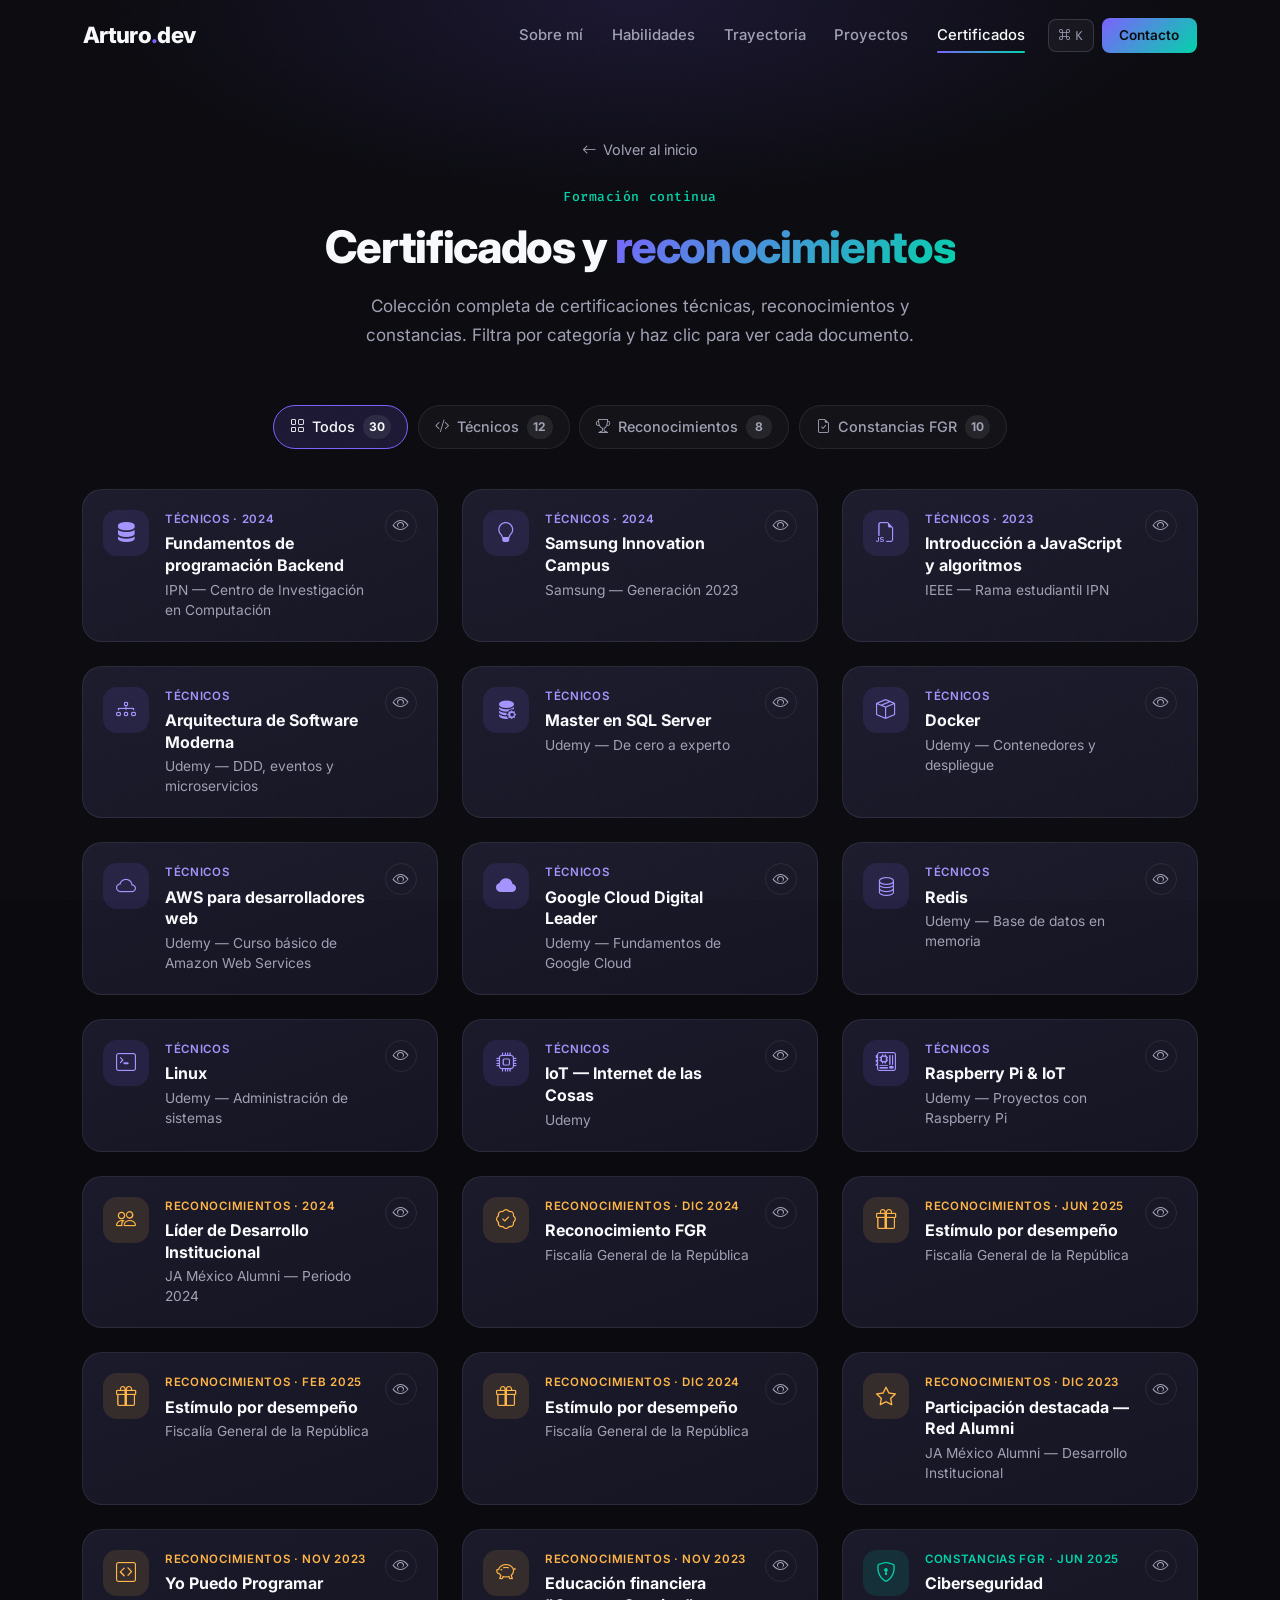
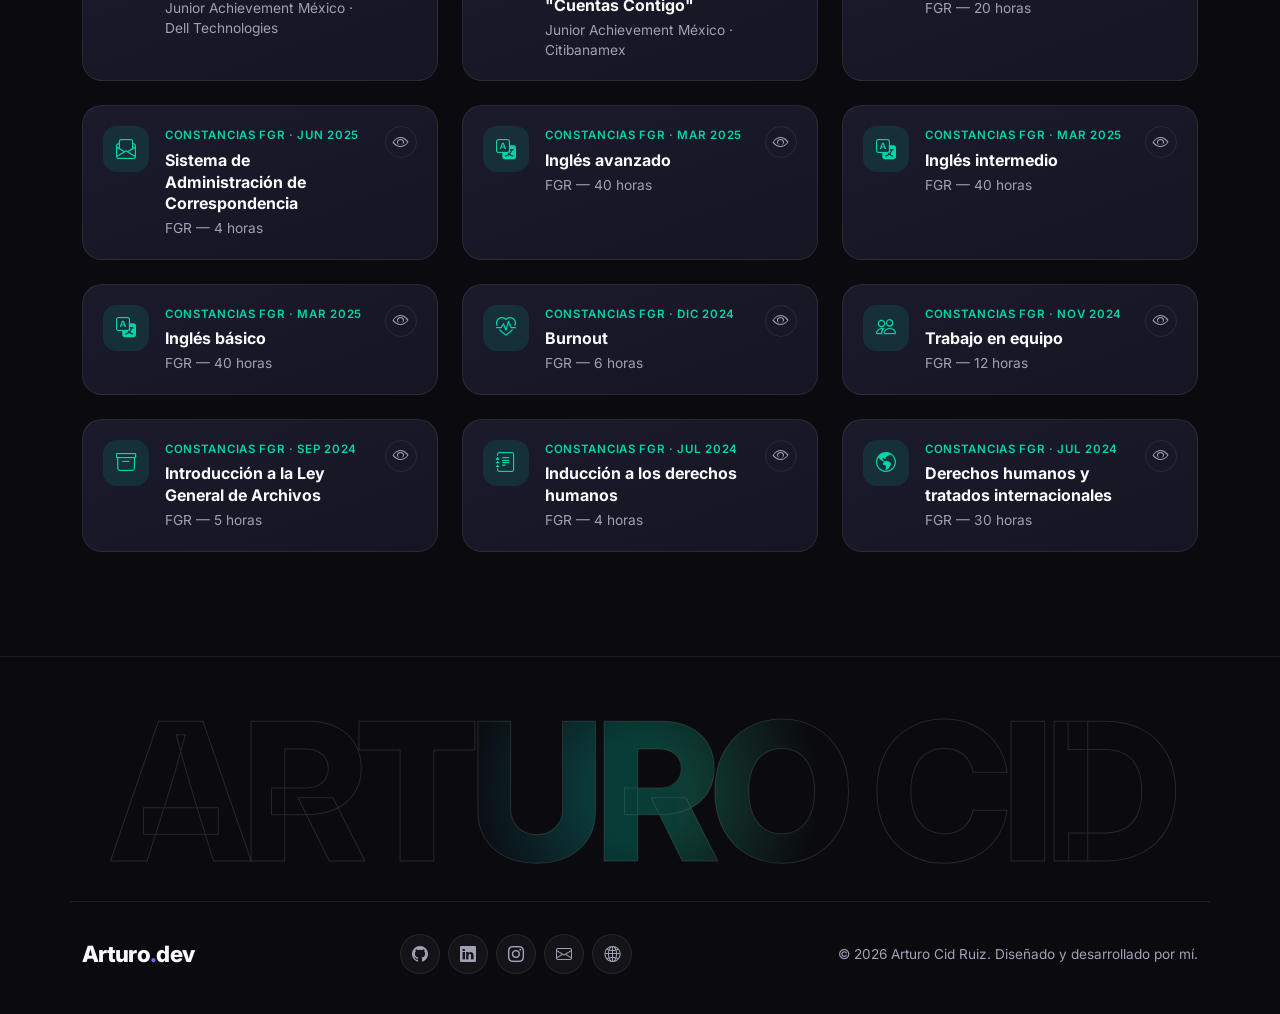
<file: pages/certificados.html>
<!DOCTYPE html>
<html lang="es">
<head>
  <meta charset="UTF-8">
  <meta name="viewport" content="width=device-width, initial-scale=1.0">
  <meta name="description" content="Certificaciones técnicas, reconocimientos y constancias de Arturo Cid Ruiz: backend con Python, cloud (AWS y Google Cloud), Docker, SQL Server, IoT, ciberseguridad y más.">
  <meta name="author" content="Arturo Cid Ruiz">
  <meta name="theme-color" content="#0a0a0f">
  <script>document.documentElement.classList.add('js');</script>
  <title>Certificados | Arturo Cid Ruiz</title>

  <!-- SEO: URL canónica (evita contenido duplicado) y vista previa al compartir -->
  <link rel="canonical" href="https://cuyox3.github.io/portfolio/pages/certificados.html">
  <meta name="robots" content="index, follow, max-image-preview:large">
  <meta property="og:type" content="website">
  <meta property="og:site_name" content="Arturo Cid Ruiz · Portafolio">
  <meta property="og:locale" content="es_MX">
  <meta property="og:url" content="https://cuyox3.github.io/portfolio/pages/certificados.html">
  <meta property="og:title" content="Certificados | Arturo Cid Ruiz">
  <meta property="og:description" content="Certificaciones técnicas, reconocimientos y constancias de Arturo Cid Ruiz: backend con Python, cloud (AWS y Google Cloud), Docker, SQL Server, IoT, ciberseguridad y más.">
  <meta property="og:image" content="https://cuyox3.github.io/portfolio/assets/img/og-image.jpg">
  <meta property="og:image:width" content="1200">
  <meta property="og:image:height" content="630">
  <meta property="og:image:alt" content="Arturo Cid Ruiz — Backend &amp; Cloud Engineer (Python)">
  <meta name="twitter:card" content="summary_large_image">
  <meta name="twitter:title" content="Certificados | Arturo Cid Ruiz">
  <meta name="twitter:description" content="Certificaciones técnicas, reconocimientos y constancias de Arturo Cid Ruiz: backend con Python, cloud (AWS y Google Cloud), Docker, SQL Server, IoT, ciberseguridad y más.">
  <meta name="twitter:image" content="https://cuyox3.github.io/portfolio/assets/img/og-image.jpg">
  <!-- Datos estructurados generados desde scripts/data.js por tools/prerender.js -->
  <script type="application/ld+json" data-prerender="certificates">
{
  "@context": "https://schema.org",
  "@type": "CollectionPage",
  "name": "Certificados y reconocimientos de Arturo Cid Ruiz",
  "url": "https://cuyox3.github.io/portfolio/pages/certificados.html",
  "about": {
    "@id": "https://cuyox3.github.io/portfolio/#arturo"
  },
  "mainEntity": {
    "@type": "ItemList",
    "numberOfItems": 30,
    "itemListElement": [
      {
        "@type": "ListItem",
        "position": 1,
        "item": {
          "@type": "EducationalOccupationalCredential",
          "name": "Fundamentos de programación Backend",
          "credentialCategory": "Técnicos",
          "url": "https://cuyox3.github.io/portfolio/docs/certificados/backend-ipn-cic-2024.pdf",
          "recognizedBy": {
            "@type": "Organization",
            "name": "IPN"
          }
        }
      },
      {
        "@type": "ListItem",
        "position": 2,
        "item": {
          "@type": "EducationalOccupationalCredential",
          "name": "Samsung Innovation Campus",
          "credentialCategory": "Técnicos",
          "url": "https://cuyox3.github.io/portfolio/docs/certificados/samsung-innovation-campus-2023.pdf",
          "recognizedBy": {
            "@type": "Organization",
            "name": "Samsung"
          }
        }
      },
      {
        "@type": "ListItem",
        "position": 3,
        "item": {
          "@type": "EducationalOccupationalCredential",
          "name": "Introducción a JavaScript y algoritmos",
          "credentialCategory": "Técnicos",
          "url": "https://cuyox3.github.io/portfolio/docs/certificados/javascript-ieee-2023.pdf",
          "recognizedBy": {
            "@type": "Organization",
            "name": "IEEE"
          }
        }
      },
      {
        "@type": "ListItem",
        "position": 4,
        "item": {
          "@type": "EducationalOccupationalCredential",
          "name": "Arquitectura de Software Moderna",
          "credentialCategory": "Técnicos",
          "url": "https://cuyox3.github.io/portfolio/docs/certificados/arquitectura-software-moderna.pdf",
          "recognizedBy": {
            "@type": "Organization",
            "name": "Udemy"
          }
        }
      },
      {
        "@type": "ListItem",
        "position": 5,
        "item": {
          "@type": "EducationalOccupationalCredential",
          "name": "Master en SQL Server",
          "credentialCategory": "Técnicos",
          "url": "https://cuyox3.github.io/portfolio/docs/certificados/sql-server-experto.pdf",
          "recognizedBy": {
            "@type": "Organization",
            "name": "Udemy"
          }
        }
      },
      {
        "@type": "ListItem",
        "position": 6,
        "item": {
          "@type": "EducationalOccupationalCredential",
          "name": "Docker",
          "credentialCategory": "Técnicos",
          "url": "https://cuyox3.github.io/portfolio/docs/certificados/docker.pdf",
          "recognizedBy": {
            "@type": "Organization",
            "name": "Udemy"
          }
        }
      },
      {
        "@type": "ListItem",
        "position": 7,
        "item": {
          "@type": "EducationalOccupationalCredential",
          "name": "AWS para desarrolladores web",
          "credentialCategory": "Técnicos",
          "url": "https://cuyox3.github.io/portfolio/docs/certificados/aws-desarrolladores-web.pdf",
          "recognizedBy": {
            "@type": "Organization",
            "name": "Udemy"
          }
        }
      },
      {
        "@type": "ListItem",
        "position": 8,
        "item": {
          "@type": "EducationalOccupationalCredential",
          "name": "Google Cloud Digital Leader",
          "credentialCategory": "Técnicos",
          "url": "https://cuyox3.github.io/portfolio/docs/certificados/google-cloud-digital-leader.pdf",
          "recognizedBy": {
            "@type": "Organization",
            "name": "Udemy"
          }
        }
      },
      {
        "@type": "ListItem",
        "position": 9,
        "item": {
          "@type": "EducationalOccupationalCredential",
          "name": "Redis",
          "credentialCategory": "Técnicos",
          "url": "https://cuyox3.github.io/portfolio/docs/certificados/redis.pdf",
          "recognizedBy": {
            "@type": "Organization",
            "name": "Udemy"
          }
        }
      },
      {
        "@type": "ListItem",
        "position": 10,
        "item": {
          "@type": "EducationalOccupationalCredential",
          "name": "Linux",
          "credentialCategory": "Técnicos",
          "url": "https://cuyox3.github.io/portfolio/docs/certificados/linux.pdf",
          "recognizedBy": {
            "@type": "Organization",
            "name": "Udemy"
          }
        }
      },
      {
        "@type": "ListItem",
        "position": 11,
        "item": {
          "@type": "EducationalOccupationalCredential",
          "name": "IoT — Internet de las Cosas",
          "credentialCategory": "Técnicos",
          "url": "https://cuyox3.github.io/portfolio/docs/certificados/iot.pdf",
          "recognizedBy": {
            "@type": "Organization",
            "name": "Udemy"
          }
        }
      },
      {
        "@type": "ListItem",
        "position": 12,
        "item": {
          "@type": "EducationalOccupationalCredential",
          "name": "Raspberry Pi & IoT",
          "credentialCategory": "Técnicos",
          "url": "https://cuyox3.github.io/portfolio/docs/certificados/raspberry-pi-iot.pdf",
          "recognizedBy": {
            "@type": "Organization",
            "name": "Udemy"
          }
        }
      },
      {
        "@type": "ListItem",
        "position": 13,
        "item": {
          "@type": "EducationalOccupationalCredential",
          "name": "Líder de Desarrollo Institucional",
          "credentialCategory": "Reconocimientos",
          "url": "https://cuyox3.github.io/portfolio/docs/reconocimientos/ja-lider-desarrollo-institucional-2024.pdf",
          "recognizedBy": {
            "@type": "Organization",
            "name": "JA México Alumni"
          }
        }
      },
      {
        "@type": "ListItem",
        "position": 14,
        "item": {
          "@type": "EducationalOccupationalCredential",
          "name": "Reconocimiento FGR",
          "credentialCategory": "Reconocimientos",
          "url": "https://cuyox3.github.io/portfolio/docs/reconocimientos/fgr-reconocimiento-2024-12.pdf",
          "recognizedBy": {
            "@type": "Organization",
            "name": "Fiscalía General de la República"
          }
        }
      },
      {
        "@type": "ListItem",
        "position": 15,
        "item": {
          "@type": "EducationalOccupationalCredential",
          "name": "Estímulo por desempeño",
          "credentialCategory": "Reconocimientos",
          "url": "https://cuyox3.github.io/portfolio/docs/reconocimientos/fgr-estimulo-2025-06.pdf",
          "recognizedBy": {
            "@type": "Organization",
            "name": "Fiscalía General de la República"
          }
        }
      },
      {
        "@type": "ListItem",
        "position": 16,
        "item": {
          "@type": "EducationalOccupationalCredential",
          "name": "Estímulo por desempeño",
          "credentialCategory": "Reconocimientos",
          "url": "https://cuyox3.github.io/portfolio/docs/reconocimientos/fgr-estimulo-2025-02.jpeg",
          "recognizedBy": {
            "@type": "Organization",
            "name": "Fiscalía General de la República"
          }
        }
      },
      {
        "@type": "ListItem",
        "position": 17,
        "item": {
          "@type": "EducationalOccupationalCredential",
          "name": "Estímulo por desempeño",
          "credentialCategory": "Reconocimientos",
          "url": "https://cuyox3.github.io/portfolio/docs/reconocimientos/fgr-estimulo-2024-12.jpeg",
          "recognizedBy": {
            "@type": "Organization",
            "name": "Fiscalía General de la República"
          }
        }
      },
      {
        "@type": "ListItem",
        "position": 18,
        "item": {
          "@type": "EducationalOccupationalCredential",
          "name": "Participación destacada — Red Alumni",
          "credentialCategory": "Reconocimientos",
          "url": "https://cuyox3.github.io/portfolio/docs/reconocimientos/ja-reconocimiento-alumni-2023.jpeg",
          "recognizedBy": {
            "@type": "Organization",
            "name": "JA México Alumni"
          }
        }
      },
      {
        "@type": "ListItem",
        "position": 19,
        "item": {
          "@type": "EducationalOccupationalCredential",
          "name": "Yo Puedo Programar",
          "credentialCategory": "Reconocimientos",
          "url": "https://cuyox3.github.io/portfolio/docs/reconocimientos/ja-yo-puedo-programar-2023.pdf",
          "recognizedBy": {
            "@type": "Organization",
            "name": "Junior Achievement México · Dell Technologies"
          }
        }
      },
      {
        "@type": "ListItem",
        "position": 20,
        "item": {
          "@type": "EducationalOccupationalCredential",
          "name": "Educación financiera \"Cuentas Contigo\"",
          "credentialCategory": "Reconocimientos",
          "url": "https://cuyox3.github.io/portfolio/docs/reconocimientos/ja-educacion-financiera-2023.pdf",
          "recognizedBy": {
            "@type": "Organization",
            "name": "Junior Achievement México · Citibanamex"
          }
        }
      },
      {
        "@type": "ListItem",
        "position": 21,
        "item": {
          "@type": "EducationalOccupationalCredential",
          "name": "Ciberseguridad",
          "credentialCategory": "Constancias FGR",
          "url": "https://cuyox3.github.io/portfolio/docs/constancias/fgr-ciberseguridad.pdf",
          "recognizedBy": {
            "@type": "Organization",
            "name": "FGR"
          }
        }
      },
      {
        "@type": "ListItem",
        "position": 22,
        "item": {
          "@type": "EducationalOccupationalCredential",
          "name": "Sistema de Administración de Correspondencia",
          "credentialCategory": "Constancias FGR",
          "url": "https://cuyox3.github.io/portfolio/docs/constancias/fgr-sistema-administracion-correspondencia.pdf",
          "recognizedBy": {
            "@type": "Organization",
            "name": "FGR"
          }
        }
      },
      {
        "@type": "ListItem",
        "position": 23,
        "item": {
          "@type": "EducationalOccupationalCredential",
          "name": "Inglés avanzado",
          "credentialCategory": "Constancias FGR",
          "url": "https://cuyox3.github.io/portfolio/docs/constancias/fgr-ingles-avanzado.pdf",
          "recognizedBy": {
            "@type": "Organization",
            "name": "FGR"
          }
        }
      },
      {
        "@type": "ListItem",
        "position": 24,
        "item": {
          "@type": "EducationalOccupationalCredential",
          "name": "Inglés intermedio",
          "credentialCategory": "Constancias FGR",
          "url": "https://cuyox3.github.io/portfolio/docs/constancias/fgr-ingles-intermedio.pdf",
          "recognizedBy": {
            "@type": "Organization",
            "name": "FGR"
          }
        }
      },
      {
        "@type": "ListItem",
        "position": 25,
        "item": {
          "@type": "EducationalOccupationalCredential",
          "name": "Inglés básico",
          "credentialCategory": "Constancias FGR",
          "url": "https://cuyox3.github.io/portfolio/docs/constancias/fgr-ingles-basico.pdf",
          "recognizedBy": {
            "@type": "Organization",
            "name": "FGR"
          }
        }
      },
      {
        "@type": "ListItem",
        "position": 26,
        "item": {
          "@type": "EducationalOccupationalCredential",
          "name": "Burnout",
          "credentialCategory": "Constancias FGR",
          "url": "https://cuyox3.github.io/portfolio/docs/constancias/fgr-burnout.pdf",
          "recognizedBy": {
            "@type": "Organization",
            "name": "FGR"
          }
        }
      },
      {
        "@type": "ListItem",
        "position": 27,
        "item": {
          "@type": "EducationalOccupationalCredential",
          "name": "Trabajo en equipo",
          "credentialCategory": "Constancias FGR",
          "url": "https://cuyox3.github.io/portfolio/docs/constancias/fgr-trabajo-en-equipo.pdf",
          "recognizedBy": {
            "@type": "Organization",
            "name": "FGR"
          }
        }
      },
      {
        "@type": "ListItem",
        "position": 28,
        "item": {
          "@type": "EducationalOccupationalCredential",
          "name": "Introducción a la Ley General de Archivos",
          "credentialCategory": "Constancias FGR",
          "url": "https://cuyox3.github.io/portfolio/docs/constancias/fgr-ley-general-de-archivos.pdf",
          "recognizedBy": {
            "@type": "Organization",
            "name": "FGR"
          }
        }
      },
      {
        "@type": "ListItem",
        "position": 29,
        "item": {
          "@type": "EducationalOccupationalCredential",
          "name": "Inducción a los derechos humanos",
          "credentialCategory": "Constancias FGR",
          "url": "https://cuyox3.github.io/portfolio/docs/constancias/fgr-induccion-derechos-humanos.pdf",
          "recognizedBy": {
            "@type": "Organization",
            "name": "FGR"
          }
        }
      },
      {
        "@type": "ListItem",
        "position": 30,
        "item": {
          "@type": "EducationalOccupationalCredential",
          "name": "Derechos humanos y tratados internacionales",
          "credentialCategory": "Constancias FGR",
          "url": "https://cuyox3.github.io/portfolio/docs/constancias/fgr-derechos-humanos-tratados-internacionales.pdf",
          "recognizedBy": {
            "@type": "Organization",
            "name": "FGR"
          }
        }
      }
    ]
  }
}
  </script>

  <link rel="icon" href="data:image/svg+xml,<svg xmlns='http://www.w3.org/2000/svg' viewBox='0 0 100 100'><rect width='100' height='100' rx='22' fill='%237b61ff'/><text x='50' y='68' font-size='52' font-family='Arial' font-weight='700' text-anchor='middle' fill='white'>AC</text></svg>">
  <link rel="icon" type="image/png" sizes="192x192" href="../assets/img/icon-192.png">
  <link rel="apple-touch-icon" href="../assets/img/apple-touch-icon.png">
  <link rel="manifest" href="../site.webmanifest">

  <!-- Fuentes -->
  <link rel="preconnect" href="https://fonts.googleapis.com">
  <link rel="preconnect" href="https://fonts.gstatic.com" crossorigin>
  <link href="https://fonts.googleapis.com/css2?family=Inter:wght@400;500;600;700;800&family=Fira+Code:wght@400;500&display=swap" rel="stylesheet">

  <!-- Bootstrap 5 + Icons -->
  <link rel="preconnect" href="https://cdn.jsdelivr.net" crossorigin>
  <link href="https://cdn.jsdelivr.net/npm/bootstrap@5.3.3/dist/css/bootstrap.min.css" rel="stylesheet">
  <link href="https://cdn.jsdelivr.net/npm/bootstrap-icons@1.11.3/font/bootstrap-icons.min.css" rel="stylesheet">

  <!-- Estilos propios -->
  <link rel="stylesheet" href="../styles/main.css">
  <link rel="stylesheet" href="../styles/effects.css">
</head>
<body data-base="../">

  <a class="skip-link" href="#main">Saltar al contenido</a>

  <nav class="navbar navbar-expand-lg navbar-dark navbar-custom fixed-top" aria-label="Navegación principal">
    <div class="container">
      <a class="navbar-brand" href="../index.html">Arturo<span class="brand-dot">.</span>dev</a>
      <button class="navbar-toggler" type="button" data-bs-toggle="collapse" data-bs-target="#navbarNav"
        aria-controls="navbarNav" aria-expanded="false" aria-label="Abrir menú de navegación">
        <span class="navbar-toggler-icon"></span>
      </button>
      <div class="collapse navbar-collapse justify-content-end" id="navbarNav">
        <ul class="navbar-nav align-items-lg-center">
          <li class="nav-item"><a class="nav-link" href="../index.html#about">Sobre mí</a></li>
          <li class="nav-item"><a class="nav-link" href="../index.html#skills">Habilidades</a></li>
          <li class="nav-item"><a class="nav-link" href="../index.html#experience">Trayectoria</a></li>
          <li class="nav-item"><a class="nav-link" href="proyectos.html">Proyectos</a></li>
          <li class="nav-item"><a class="nav-link active" href="certificados.html" aria-current="page">Certificados</a></li>
          <li class="nav-item ms-lg-2"><button type="button" class="cmdk-trigger" data-cmdk aria-label="Abrir buscador de comandos (Ctrl + K)"><i class="bi bi-command"></i><span>K</span></button></li>
          <li class="nav-item ms-lg-2"><a class="btn btn-primary-custom btn-sm nav-cta" href="../index.html#contact">Contacto</a></li>
        </ul>
      </div>
    </div>
  </nav>

  <main id="main">
    <header class="page-header">
      <div class="container">
        <a href="../index.html#certifications" class="back-link reveal"><i class="bi bi-arrow-left"></i> Volver al inicio</a>
        <span class="section-kicker reveal">Formación continua</span>
        <h1 class="section-title reveal">Certificados y <span class="gradient-text">reconocimientos</span></h1>
        <p class="section-subtitle reveal">Colección completa de certificaciones técnicas, reconocimientos y constancias. Filtra por categoría y haz clic para ver cada documento.</p>
      </div>
    </header>

    <section class="section pt-0">
      <div class="container">
        <div class="filter-bar reveal" role="toolbar" aria-label="Filtrar certificados" data-cert-filters></div>
        <div class="row g-4" data-certificates="all"><!-- prerender:start --><div class="col-md-6 col-lg-4 reveal" data-category="tecnico"><a class="cert-card cert-card--tecnico" href="../docs/certificados/backend-ipn-cic-2024.pdf" target="_blank" rel="noopener" data-doc="../docs/certificados/backend-ipn-cic-2024.pdf" data-doc-title="Fundamentos de programación Backend"><span class="cert-icon"><i class="bi bi-server"></i></span><span class="cert-content"><span class="cert-meta">Técnicos · 2024</span><span class="cert-title">Fundamentos de programación Backend</span><span class="cert-issuer">IPN — Centro de Investigación en Computación</span></span><span class="cert-action" aria-hidden="true"><i class="bi bi-eye"></i></span></a></div><div class="col-md-6 col-lg-4 reveal" data-category="tecnico"><a class="cert-card cert-card--tecnico" href="../docs/certificados/samsung-innovation-campus-2023.pdf" target="_blank" rel="noopener" data-doc="../docs/certificados/samsung-innovation-campus-2023.pdf" data-doc-title="Samsung Innovation Campus"><span class="cert-icon"><i class="bi bi-lightbulb"></i></span><span class="cert-content"><span class="cert-meta">Técnicos · 2024</span><span class="cert-title">Samsung Innovation Campus</span><span class="cert-issuer">Samsung — Generación 2023</span></span><span class="cert-action" aria-hidden="true"><i class="bi bi-eye"></i></span></a></div><div class="col-md-6 col-lg-4 reveal" data-category="tecnico"><a class="cert-card cert-card--tecnico" href="../docs/certificados/javascript-ieee-2023.pdf" target="_blank" rel="noopener" data-doc="../docs/certificados/javascript-ieee-2023.pdf" data-doc-title="Introducción a JavaScript y algoritmos"><span class="cert-icon"><i class="bi bi-filetype-js"></i></span><span class="cert-content"><span class="cert-meta">Técnicos · 2023</span><span class="cert-title">Introducción a JavaScript y algoritmos</span><span class="cert-issuer">IEEE — Rama estudiantil IPN</span></span><span class="cert-action" aria-hidden="true"><i class="bi bi-eye"></i></span></a></div><div class="col-md-6 col-lg-4 reveal" data-category="tecnico"><a class="cert-card cert-card--tecnico" href="../docs/certificados/arquitectura-software-moderna.pdf" target="_blank" rel="noopener" data-doc="../docs/certificados/arquitectura-software-moderna.pdf" data-doc-title="Arquitectura de Software Moderna"><span class="cert-icon"><i class="bi bi-diagram-3"></i></span><span class="cert-content"><span class="cert-meta">Técnicos</span><span class="cert-title">Arquitectura de Software Moderna</span><span class="cert-issuer">Udemy — DDD, eventos y microservicios</span></span><span class="cert-action" aria-hidden="true"><i class="bi bi-eye"></i></span></a></div><div class="col-md-6 col-lg-4 reveal" data-category="tecnico"><a class="cert-card cert-card--tecnico" href="../docs/certificados/sql-server-experto.pdf" target="_blank" rel="noopener" data-doc="../docs/certificados/sql-server-experto.pdf" data-doc-title="Master en SQL Server"><span class="cert-icon"><i class="bi bi-database-fill-gear"></i></span><span class="cert-content"><span class="cert-meta">Técnicos</span><span class="cert-title">Master en SQL Server</span><span class="cert-issuer">Udemy — De cero a experto</span></span><span class="cert-action" aria-hidden="true"><i class="bi bi-eye"></i></span></a></div><div class="col-md-6 col-lg-4 reveal" data-category="tecnico"><a class="cert-card cert-card--tecnico" href="../docs/certificados/docker.pdf" target="_blank" rel="noopener" data-doc="../docs/certificados/docker.pdf" data-doc-title="Docker"><span class="cert-icon"><i class="bi bi-box-seam"></i></span><span class="cert-content"><span class="cert-meta">Técnicos</span><span class="cert-title">Docker</span><span class="cert-issuer">Udemy — Contenedores y despliegue</span></span><span class="cert-action" aria-hidden="true"><i class="bi bi-eye"></i></span></a></div><div class="col-md-6 col-lg-4 reveal" data-category="tecnico"><a class="cert-card cert-card--tecnico" href="../docs/certificados/aws-desarrolladores-web.pdf" target="_blank" rel="noopener" data-doc="../docs/certificados/aws-desarrolladores-web.pdf" data-doc-title="AWS para desarrolladores web"><span class="cert-icon"><i class="bi bi-cloud"></i></span><span class="cert-content"><span class="cert-meta">Técnicos</span><span class="cert-title">AWS para desarrolladores web</span><span class="cert-issuer">Udemy — Curso básico de Amazon Web Services</span></span><span class="cert-action" aria-hidden="true"><i class="bi bi-eye"></i></span></a></div><div class="col-md-6 col-lg-4 reveal" data-category="tecnico"><a class="cert-card cert-card--tecnico" href="../docs/certificados/google-cloud-digital-leader.pdf" target="_blank" rel="noopener" data-doc="../docs/certificados/google-cloud-digital-leader.pdf" data-doc-title="Google Cloud Digital Leader"><span class="cert-icon"><i class="bi bi-cloud-fill"></i></span><span class="cert-content"><span class="cert-meta">Técnicos</span><span class="cert-title">Google Cloud Digital Leader</span><span class="cert-issuer">Udemy — Fundamentos de Google Cloud</span></span><span class="cert-action" aria-hidden="true"><i class="bi bi-eye"></i></span></a></div><div class="col-md-6 col-lg-4 reveal" data-category="tecnico"><a class="cert-card cert-card--tecnico" href="../docs/certificados/redis.pdf" target="_blank" rel="noopener" data-doc="../docs/certificados/redis.pdf" data-doc-title="Redis"><span class="cert-icon"><i class="bi bi-database"></i></span><span class="cert-content"><span class="cert-meta">Técnicos</span><span class="cert-title">Redis</span><span class="cert-issuer">Udemy — Base de datos en memoria</span></span><span class="cert-action" aria-hidden="true"><i class="bi bi-eye"></i></span></a></div><div class="col-md-6 col-lg-4 reveal" data-category="tecnico"><a class="cert-card cert-card--tecnico" href="../docs/certificados/linux.pdf" target="_blank" rel="noopener" data-doc="../docs/certificados/linux.pdf" data-doc-title="Linux"><span class="cert-icon"><i class="bi bi-terminal"></i></span><span class="cert-content"><span class="cert-meta">Técnicos</span><span class="cert-title">Linux</span><span class="cert-issuer">Udemy — Administración de sistemas</span></span><span class="cert-action" aria-hidden="true"><i class="bi bi-eye"></i></span></a></div><div class="col-md-6 col-lg-4 reveal" data-category="tecnico"><a class="cert-card cert-card--tecnico" href="../docs/certificados/iot.pdf" target="_blank" rel="noopener" data-doc="../docs/certificados/iot.pdf" data-doc-title="IoT — Internet de las Cosas"><span class="cert-icon"><i class="bi bi-cpu"></i></span><span class="cert-content"><span class="cert-meta">Técnicos</span><span class="cert-title">IoT — Internet de las Cosas</span><span class="cert-issuer">Udemy</span></span><span class="cert-action" aria-hidden="true"><i class="bi bi-eye"></i></span></a></div><div class="col-md-6 col-lg-4 reveal" data-category="tecnico"><a class="cert-card cert-card--tecnico" href="../docs/certificados/raspberry-pi-iot.pdf" target="_blank" rel="noopener" data-doc="../docs/certificados/raspberry-pi-iot.pdf" data-doc-title="Raspberry Pi &amp; IoT"><span class="cert-icon"><i class="bi bi-motherboard"></i></span><span class="cert-content"><span class="cert-meta">Técnicos</span><span class="cert-title">Raspberry Pi &amp; IoT</span><span class="cert-issuer">Udemy — Proyectos con Raspberry Pi</span></span><span class="cert-action" aria-hidden="true"><i class="bi bi-eye"></i></span></a></div><div class="col-md-6 col-lg-4 reveal" data-category="reconocimiento"><a class="cert-card cert-card--reconocimiento" href="../docs/reconocimientos/ja-lider-desarrollo-institucional-2024.pdf" target="_blank" rel="noopener" data-doc="../docs/reconocimientos/ja-lider-desarrollo-institucional-2024.pdf" data-doc-title="Líder de Desarrollo Institucional"><span class="cert-icon"><i class="bi bi-people"></i></span><span class="cert-content"><span class="cert-meta">Reconocimientos · 2024</span><span class="cert-title">Líder de Desarrollo Institucional</span><span class="cert-issuer">JA México Alumni — Periodo 2024</span></span><span class="cert-action" aria-hidden="true"><i class="bi bi-eye"></i></span></a></div><div class="col-md-6 col-lg-4 reveal" data-category="reconocimiento"><a class="cert-card cert-card--reconocimiento" href="../docs/reconocimientos/fgr-reconocimiento-2024-12.pdf" target="_blank" rel="noopener" data-doc="../docs/reconocimientos/fgr-reconocimiento-2024-12.pdf" data-doc-title="Reconocimiento FGR"><span class="cert-icon"><i class="bi bi-patch-check"></i></span><span class="cert-content"><span class="cert-meta">Reconocimientos · Dic 2024</span><span class="cert-title">Reconocimiento FGR</span><span class="cert-issuer">Fiscalía General de la República</span></span><span class="cert-action" aria-hidden="true"><i class="bi bi-eye"></i></span></a></div><div class="col-md-6 col-lg-4 reveal" data-category="reconocimiento"><a class="cert-card cert-card--reconocimiento" href="../docs/reconocimientos/fgr-estimulo-2025-06.pdf" target="_blank" rel="noopener" data-doc="../docs/reconocimientos/fgr-estimulo-2025-06.pdf" data-doc-title="Estímulo por desempeño"><span class="cert-icon"><i class="bi bi-gift"></i></span><span class="cert-content"><span class="cert-meta">Reconocimientos · Jun 2025</span><span class="cert-title">Estímulo por desempeño</span><span class="cert-issuer">Fiscalía General de la República</span></span><span class="cert-action" aria-hidden="true"><i class="bi bi-eye"></i></span></a></div><div class="col-md-6 col-lg-4 reveal" data-category="reconocimiento"><a class="cert-card cert-card--reconocimiento" href="../docs/reconocimientos/fgr-estimulo-2025-02.jpeg" target="_blank" rel="noopener" data-doc="../docs/reconocimientos/fgr-estimulo-2025-02.jpeg" data-doc-title="Estímulo por desempeño"><span class="cert-icon"><i class="bi bi-gift"></i></span><span class="cert-content"><span class="cert-meta">Reconocimientos · Feb 2025</span><span class="cert-title">Estímulo por desempeño</span><span class="cert-issuer">Fiscalía General de la República</span></span><span class="cert-action" aria-hidden="true"><i class="bi bi-eye"></i></span></a></div><div class="col-md-6 col-lg-4 reveal" data-category="reconocimiento"><a class="cert-card cert-card--reconocimiento" href="../docs/reconocimientos/fgr-estimulo-2024-12.jpeg" target="_blank" rel="noopener" data-doc="../docs/reconocimientos/fgr-estimulo-2024-12.jpeg" data-doc-title="Estímulo por desempeño"><span class="cert-icon"><i class="bi bi-gift"></i></span><span class="cert-content"><span class="cert-meta">Reconocimientos · Dic 2024</span><span class="cert-title">Estímulo por desempeño</span><span class="cert-issuer">Fiscalía General de la República</span></span><span class="cert-action" aria-hidden="true"><i class="bi bi-eye"></i></span></a></div><div class="col-md-6 col-lg-4 reveal" data-category="reconocimiento"><a class="cert-card cert-card--reconocimiento" href="../docs/reconocimientos/ja-reconocimiento-alumni-2023.jpeg" target="_blank" rel="noopener" data-doc="../docs/reconocimientos/ja-reconocimiento-alumni-2023.jpeg" data-doc-title="Participación destacada — Red Alumni"><span class="cert-icon"><i class="bi bi-star"></i></span><span class="cert-content"><span class="cert-meta">Reconocimientos · Dic 2023</span><span class="cert-title">Participación destacada — Red Alumni</span><span class="cert-issuer">JA México Alumni — Desarrollo Institucional</span></span><span class="cert-action" aria-hidden="true"><i class="bi bi-eye"></i></span></a></div><div class="col-md-6 col-lg-4 reveal" data-category="reconocimiento"><a class="cert-card cert-card--reconocimiento" href="../docs/reconocimientos/ja-yo-puedo-programar-2023.pdf" target="_blank" rel="noopener" data-doc="../docs/reconocimientos/ja-yo-puedo-programar-2023.pdf" data-doc-title="Yo Puedo Programar"><span class="cert-icon"><i class="bi bi-code-square"></i></span><span class="cert-content"><span class="cert-meta">Reconocimientos · Nov 2023</span><span class="cert-title">Yo Puedo Programar</span><span class="cert-issuer">Junior Achievement México · Dell Technologies</span></span><span class="cert-action" aria-hidden="true"><i class="bi bi-eye"></i></span></a></div><div class="col-md-6 col-lg-4 reveal" data-category="reconocimiento"><a class="cert-card cert-card--reconocimiento" href="../docs/reconocimientos/ja-educacion-financiera-2023.pdf" target="_blank" rel="noopener" data-doc="../docs/reconocimientos/ja-educacion-financiera-2023.pdf" data-doc-title="Educación financiera &quot;Cuentas Contigo&quot;"><span class="cert-icon"><i class="bi bi-piggy-bank"></i></span><span class="cert-content"><span class="cert-meta">Reconocimientos · Nov 2023</span><span class="cert-title">Educación financiera &quot;Cuentas Contigo&quot;</span><span class="cert-issuer">Junior Achievement México · Citibanamex</span></span><span class="cert-action" aria-hidden="true"><i class="bi bi-eye"></i></span></a></div><div class="col-md-6 col-lg-4 reveal" data-category="constancia"><a class="cert-card cert-card--constancia" href="../docs/constancias/fgr-ciberseguridad.pdf" target="_blank" rel="noopener" data-doc="../docs/constancias/fgr-ciberseguridad.pdf" data-doc-title="Ciberseguridad"><span class="cert-icon"><i class="bi bi-shield-lock"></i></span><span class="cert-content"><span class="cert-meta">Constancias FGR · Jun 2025</span><span class="cert-title">Ciberseguridad</span><span class="cert-issuer">FGR — 20 horas</span></span><span class="cert-action" aria-hidden="true"><i class="bi bi-eye"></i></span></a></div><div class="col-md-6 col-lg-4 reveal" data-category="constancia"><a class="cert-card cert-card--constancia" href="../docs/constancias/fgr-sistema-administracion-correspondencia.pdf" target="_blank" rel="noopener" data-doc="../docs/constancias/fgr-sistema-administracion-correspondencia.pdf" data-doc-title="Sistema de Administración de Correspondencia"><span class="cert-icon"><i class="bi bi-envelope-paper"></i></span><span class="cert-content"><span class="cert-meta">Constancias FGR · Jun 2025</span><span class="cert-title">Sistema de Administración de Correspondencia</span><span class="cert-issuer">FGR — 4 horas</span></span><span class="cert-action" aria-hidden="true"><i class="bi bi-eye"></i></span></a></div><div class="col-md-6 col-lg-4 reveal" data-category="constancia"><a class="cert-card cert-card--constancia" href="../docs/constancias/fgr-ingles-avanzado.pdf" target="_blank" rel="noopener" data-doc="../docs/constancias/fgr-ingles-avanzado.pdf" data-doc-title="Inglés avanzado"><span class="cert-icon"><i class="bi bi-translate"></i></span><span class="cert-content"><span class="cert-meta">Constancias FGR · Mar 2025</span><span class="cert-title">Inglés avanzado</span><span class="cert-issuer">FGR — 40 horas</span></span><span class="cert-action" aria-hidden="true"><i class="bi bi-eye"></i></span></a></div><div class="col-md-6 col-lg-4 reveal" data-category="constancia"><a class="cert-card cert-card--constancia" href="../docs/constancias/fgr-ingles-intermedio.pdf" target="_blank" rel="noopener" data-doc="../docs/constancias/fgr-ingles-intermedio.pdf" data-doc-title="Inglés intermedio"><span class="cert-icon"><i class="bi bi-translate"></i></span><span class="cert-content"><span class="cert-meta">Constancias FGR · Mar 2025</span><span class="cert-title">Inglés intermedio</span><span class="cert-issuer">FGR — 40 horas</span></span><span class="cert-action" aria-hidden="true"><i class="bi bi-eye"></i></span></a></div><div class="col-md-6 col-lg-4 reveal" data-category="constancia"><a class="cert-card cert-card--constancia" href="../docs/constancias/fgr-ingles-basico.pdf" target="_blank" rel="noopener" data-doc="../docs/constancias/fgr-ingles-basico.pdf" data-doc-title="Inglés básico"><span class="cert-icon"><i class="bi bi-translate"></i></span><span class="cert-content"><span class="cert-meta">Constancias FGR · Mar 2025</span><span class="cert-title">Inglés básico</span><span class="cert-issuer">FGR — 40 horas</span></span><span class="cert-action" aria-hidden="true"><i class="bi bi-eye"></i></span></a></div><div class="col-md-6 col-lg-4 reveal" data-category="constancia"><a class="cert-card cert-card--constancia" href="../docs/constancias/fgr-burnout.pdf" target="_blank" rel="noopener" data-doc="../docs/constancias/fgr-burnout.pdf" data-doc-title="Burnout"><span class="cert-icon"><i class="bi bi-heart-pulse"></i></span><span class="cert-content"><span class="cert-meta">Constancias FGR · Dic 2024</span><span class="cert-title">Burnout</span><span class="cert-issuer">FGR — 6 horas</span></span><span class="cert-action" aria-hidden="true"><i class="bi bi-eye"></i></span></a></div><div class="col-md-6 col-lg-4 reveal" data-category="constancia"><a class="cert-card cert-card--constancia" href="../docs/constancias/fgr-trabajo-en-equipo.pdf" target="_blank" rel="noopener" data-doc="../docs/constancias/fgr-trabajo-en-equipo.pdf" data-doc-title="Trabajo en equipo"><span class="cert-icon"><i class="bi bi-people"></i></span><span class="cert-content"><span class="cert-meta">Constancias FGR · Nov 2024</span><span class="cert-title">Trabajo en equipo</span><span class="cert-issuer">FGR — 12 horas</span></span><span class="cert-action" aria-hidden="true"><i class="bi bi-eye"></i></span></a></div><div class="col-md-6 col-lg-4 reveal" data-category="constancia"><a class="cert-card cert-card--constancia" href="../docs/constancias/fgr-ley-general-de-archivos.pdf" target="_blank" rel="noopener" data-doc="../docs/constancias/fgr-ley-general-de-archivos.pdf" data-doc-title="Introducción a la Ley General de Archivos"><span class="cert-icon"><i class="bi bi-archive"></i></span><span class="cert-content"><span class="cert-meta">Constancias FGR · Sep 2024</span><span class="cert-title">Introducción a la Ley General de Archivos</span><span class="cert-issuer">FGR — 5 horas</span></span><span class="cert-action" aria-hidden="true"><i class="bi bi-eye"></i></span></a></div><div class="col-md-6 col-lg-4 reveal" data-category="constancia"><a class="cert-card cert-card--constancia" href="../docs/constancias/fgr-induccion-derechos-humanos.pdf" target="_blank" rel="noopener" data-doc="../docs/constancias/fgr-induccion-derechos-humanos.pdf" data-doc-title="Inducción a los derechos humanos"><span class="cert-icon"><i class="bi bi-journal-text"></i></span><span class="cert-content"><span class="cert-meta">Constancias FGR · Jul 2024</span><span class="cert-title">Inducción a los derechos humanos</span><span class="cert-issuer">FGR — 4 horas</span></span><span class="cert-action" aria-hidden="true"><i class="bi bi-eye"></i></span></a></div><div class="col-md-6 col-lg-4 reveal" data-category="constancia"><a class="cert-card cert-card--constancia" href="../docs/constancias/fgr-derechos-humanos-tratados-internacionales.pdf" target="_blank" rel="noopener" data-doc="../docs/constancias/fgr-derechos-humanos-tratados-internacionales.pdf" data-doc-title="Derechos humanos y tratados internacionales"><span class="cert-icon"><i class="bi bi-globe-americas"></i></span><span class="cert-content"><span class="cert-meta">Constancias FGR · Jul 2024</span><span class="cert-title">Derechos humanos y tratados internacionales</span><span class="cert-issuer">FGR — 30 horas</span></span><span class="cert-action" aria-hidden="true"><i class="bi bi-eye"></i></span></a></div><!-- prerender:end --></div>
      </div>
    </section>

  </main>

  <footer class="footer">
    <div class="footer-wordmark" aria-hidden="true"><span data-text="ARTURO CID">ARTURO CID</span></div>
    <div class="container footer-inner">
      <a class="navbar-brand" href="../index.html">Arturo<span class="brand-dot">.</span>dev</a>
      <div class="footer-social">
        <a href="https://github.com/Cuyox3" target="_blank" rel="noopener" class="social-link" aria-label="GitHub"><i class="bi bi-github"></i></a>
        <a href="https://www.linkedin.com/in/arturo-cid-ruiz/" target="_blank" rel="noopener" class="social-link" aria-label="LinkedIn"><i class="bi bi-linkedin"></i></a>
        <a href="https://www.instagram.com/cuyo_x3/" target="_blank" rel="noopener" class="social-link" aria-label="Instagram de CuyoX3"><i class="bi bi-instagram"></i></a>
        <a href="mailto:contacto@cuyox3.com" class="social-link" aria-label="Email"><i class="bi bi-envelope"></i></a>
        <a href="https://cuyox3.com" target="_blank" rel="noopener" class="social-link" aria-label="Sitio web CuyoX3"><i class="bi bi-globe2"></i></a>
      </div>
      <p class="footer-text">&copy; <span data-year></span> Arturo Cid Ruiz. Diseñado y desarrollado por mí.</p>
    </div>
  </footer>

  <button id="backToTop" class="back-to-top" aria-label="Volver arriba"><i class="bi bi-arrow-up"></i></button>

  <!-- ========== VISOR DE DOCUMENTOS ========== -->
  <div id="docModal" class="doc-modal" role="dialog" aria-modal="true" aria-labelledby="docModalTitle" hidden>
    <div class="doc-modal-container">
      <div class="doc-modal-header">
        <h2 class="doc-modal-title" id="docModalTitle">Documento</h2>
        <div class="doc-modal-actions">
          <a id="docModalNewTab" href="#" target="_blank" rel="noopener" class="doc-action-btn" title="Abrir en nueva pestaña" aria-label="Abrir en nueva pestaña">
            <i class="bi bi-box-arrow-up-right"></i>
          </a>
          <a id="docModalDownload" href="#" download class="doc-action-btn" title="Descargar" aria-label="Descargar">
            <i class="bi bi-download"></i>
          </a>
          <button type="button" class="doc-action-btn doc-close-btn" data-doc-close title="Cerrar" aria-label="Cerrar">
            <i class="bi bi-x-lg"></i>
          </button>
        </div>
      </div>
      <div class="doc-modal-body" id="docModalBody">
        <div class="doc-modal-loading" id="docModalLoading">
          <div class="spinner"></div>
          <span>Cargando documento...</span>
        </div>
      </div>
    </div>
  </div>

  <script src="https://cdn.jsdelivr.net/npm/bootstrap@5.3.3/dist/js/bootstrap.bundle.min.js"></script>
  <script src="../scripts/data.js"></script>
  <script src="../scripts/render.js"></script>
  <script src="../scripts/main.js"></script>
  <script src="../scripts/effects.js"></script>
</body>
</html>
</file>
<file: styles/effects.css>
/* ============================================
   PORTFOLIO - Arturo Cid Ruiz
   Efectos visuales e interacciones

   Índice
   1.  Utilidades (@property, keyframes)
   2.  Globales: grano, barra de progreso, cursor, chispas
   3.  Navbar flotante (isla)
   4.  Botón y paleta de comandos (Ctrl + K)
   5.  Hero: aurora, nombre animado, foco de luz, órbita, anillo
   6.  Marcas de agua de sección y texto "descifrado"
   7.  Tarjetas: foco de luz, borde luminoso, inclinación 3D
   8.  Habilidades: marquesina y chips
   9.  Trayectoria: línea que se dibuja con el scroll
   10. Proyectos: captura que se desplaza
   11. Contacto: borde giratorio, copiar email, confeti
   12. Footer: marca gigante con luz
   13. Modo hacker (código Konami)
   14. Movimiento reducido y táctil
   ============================================ */

/* ---------- 1. Utilidades ---------- */
@property --angle {
  syntax: '<angle>';
  initial-value: 0deg;
  inherits: false;
}

@keyframes rotate-angle {
  to { --angle: 360deg; }
}

@keyframes aurora-drift {
  0%, 100% { transform: translate(0, 0) scale(1); }
  33% { transform: translate(8%, -6%) scale(1.15); }
  66% { transform: translate(-6%, 8%) scale(0.9); }
}

@keyframes word-rise {
  from { transform: translateY(115%) rotate(6deg); }
  to { transform: translateY(0) rotate(0); }
}

@keyframes gradient-pan {
  to { background-position: 200% center; }
}

@keyframes marquee {
  to { transform: translateX(-50%); }
}

@keyframes chip-in {
  from { opacity: 0; transform: translateY(10px) scale(0.85); }
  to { opacity: 1; transform: none; }
}

@keyframes pop-in {
  from { opacity: 0; transform: translateY(16px) scale(0.96); }
  to { opacity: 1; transform: none; }
}

@keyframes spark {
  to { transform: translate(var(--sx), var(--sy)) scale(0); opacity: 0; }
}

@keyframes confetti-fall {
  0% { transform: translate(0, 0) rotate(0); opacity: 1; }
  100% { transform: translate(var(--cx), var(--cy)) rotate(var(--cr)); opacity: 0; }
}

.pop-in {
  animation: pop-in 0.5s cubic-bezier(0.2, 0.8, 0.2, 1) both;
}

/* ---------- 2. Globales ---------- */

/* Grano de película sutil sobre toda la página */
body::after {
  content: '';
  position: fixed;
  inset: 0;
  z-index: 9990;
  pointer-events: none;
  opacity: 0.035;
  background-image: url("data:image/svg+xml,%3Csvg xmlns='http://www.w3.org/2000/svg' width='160' height='160'%3E%3Cfilter id='n'%3E%3CfeTurbulence type='fractalNoise' baseFrequency='0.85' numOctaves='3' stitchTiles='stitch'/%3E%3C/filter%3E%3Crect width='100%25' height='100%25' filter='url(%23n)'/%3E%3C/svg%3E");
}

/* Barra de progreso de lectura */
.scroll-progress {
  position: fixed;
  top: 0;
  left: 0;
  right: 0;
  z-index: 1040;
  height: 3px;
  background: linear-gradient(90deg, var(--color-primary), var(--color-secondary), var(--color-warm));
  transform-origin: 0 50%;
  transform: scaleX(0);
  pointer-events: none;
  box-shadow: 0 0 12px rgba(var(--color-secondary-rgb), 0.6);
}

/* Anillo que sigue al cursor */
.cursor-ring {
  position: fixed;
  top: 0;
  left: 0;
  z-index: 10003;
  width: 34px;
  height: 34px;
  margin: -17px 0 0 -17px;
  display: flex;
  align-items: center;
  justify-content: center;
  border: 1.5px solid rgba(var(--color-secondary-rgb), 0.7);
  border-radius: 50%;
  pointer-events: none;
  opacity: 0;
  mix-blend-mode: difference;
  transition: width 0.3s, height 0.3s, margin 0.3s, background 0.3s, border-color 0.3s, opacity 0.3s;
}

.cursor-ring.is-visible { opacity: 1; }

.cursor-ring.is-hover {
  width: 56px;
  height: 56px;
  margin: -28px 0 0 -28px;
  background: rgba(var(--color-secondary-rgb), 0.15);
  border-color: var(--color-secondary);
}

.cursor-ring.is-label {
  width: 86px;
  height: 86px;
  margin: -43px 0 0 -43px;
  background: var(--color-secondary);
  border-color: var(--color-secondary);
  mix-blend-mode: normal;
}

.cursor-ring span {
  font-size: 0.75rem;
  font-weight: 700;
  color: #0a0a0f;
  opacity: 0;
  transition: opacity 0.2s;
}

.cursor-ring.is-label span { opacity: 1; }

.cursor-ring.is-down {
  transform: scale(0.8);
}

/* Chispas al hacer clic */
.click-spark {
  position: fixed;
  z-index: 10004;
  width: 6px;
  height: 6px;
  margin: -3px 0 0 -3px;
  border-radius: 50%;
  pointer-events: none;
  background: var(--spark-color, var(--color-secondary));
  animation: spark 0.6s cubic-bezier(0.2, 0.8, 0.2, 1) forwards;
}

/* ---------- 3. Navbar flotante ---------- */
@media (min-width: 992px) {
  .navbar-custom > .container {
    transition: max-width 0.5s cubic-bezier(0.4, 0, 0.2, 1), padding 0.5s, background 0.5s, border-color 0.5s, margin 0.5s, border-radius 0.5s;
    border: 1px solid transparent;
    border-radius: 999px;
  }

  .navbar-custom.scrolled {
    background: transparent;
    border-bottom-color: transparent;
    box-shadow: none;
    backdrop-filter: none;
    -webkit-backdrop-filter: none;
  }

  .navbar-custom.scrolled > .container {
    max-width: 1040px;
    margin-top: 0.6rem;
    padding: 0.35rem 0.5rem 0.35rem 1.4rem;
    background: rgba(17, 17, 27, 0.72);
    backdrop-filter: blur(18px) saturate(1.4);
    -webkit-backdrop-filter: blur(18px) saturate(1.4);
    border-color: var(--color-border-strong);
    box-shadow: 0 10px 40px rgba(0, 0, 0, 0.45), inset 0 1px 0 rgba(255, 255, 255, 0.05);
  }
}

/* ---------- 4. Paleta de comandos ---------- */
.cmdk-trigger {
  display: inline-flex;
  align-items: center;
  gap: 0.25rem;
  padding: 0.3rem 0.6rem;
  font-family: var(--font-mono);
  font-size: 0.8rem;
  color: var(--color-text-muted);
  background: rgba(255, 255, 255, 0.04);
  border: 1px solid var(--color-border-strong);
  border-radius: var(--radius-sm);
  cursor: pointer;
  transition: color 0.2s, border-color 0.2s, background 0.2s;
}

.cmdk-trigger:hover {
  color: var(--color-text-heading);
  border-color: var(--color-primary);
  background: rgba(var(--color-primary-rgb), 0.12);
}

.cmdk {
  position: fixed;
  inset: 0;
  z-index: 10005;
  display: flex;
  align-items: flex-start;
  justify-content: center;
  padding: 14vh 1rem 1rem;
  background: rgba(5, 5, 10, 0.6);
  backdrop-filter: blur(8px);
  -webkit-backdrop-filter: blur(8px);
  opacity: 0;
  transition: opacity 0.2s ease;
}

.cmdk[hidden] { display: none; }
.cmdk.active { opacity: 1; }

.cmdk-box {
  width: 100%;
  max-width: 560px;
  overflow: hidden;
  background: rgba(22, 22, 37, 0.96);
  border: 1px solid var(--color-border-strong);
  border-radius: var(--radius-lg);
  box-shadow: 0 30px 90px rgba(0, 0, 0, 0.6), 0 0 0 1px rgba(var(--color-primary-rgb), 0.15);
  transform: translateY(-10px) scale(0.98);
  transition: transform 0.25s cubic-bezier(0.2, 0.8, 0.2, 1);
}

.cmdk.active .cmdk-box { transform: none; }

.cmdk-input-row {
  display: flex;
  align-items: center;
  gap: 0.75rem;
  padding: 1rem 1.25rem;
  border-bottom: 1px solid var(--color-border);
  color: var(--color-text-muted);
}

.cmdk-input {
  flex: 1;
  min-width: 0;
  font: inherit;
  font-size: 1rem;
  color: var(--color-text-heading);
  background: transparent;
  border: none;
  outline: none;
}

.cmdk-input::placeholder { color: var(--color-text-muted); }

.cmdk-esc {
  font-family: var(--font-mono);
  font-size: 0.7rem;
  padding: 0.15rem 0.45rem;
  border: 1px solid var(--color-border-strong);
  border-radius: 6px;
}

.cmdk-list {
  list-style: none;
  margin: 0;
  padding: 0.5rem;
  max-height: 50vh;
  overflow-y: auto;
}

.cmdk-group {
  padding: 0.6rem 0.75rem 0.3rem;
  font-size: 0.7rem;
  font-weight: 600;
  text-transform: uppercase;
  letter-spacing: 0.08em;
  color: var(--color-text-muted);
}

.cmdk-item {
  display: flex;
  align-items: center;
  gap: 0.75rem;
  padding: 0.65rem 0.75rem;
  font-size: 0.93rem;
  color: var(--color-text);
  border-radius: var(--radius-sm);
  cursor: pointer;
}

.cmdk-item i {
  width: 30px;
  height: 30px;
  display: flex;
  align-items: center;
  justify-content: center;
  color: var(--color-primary-light);
  background: rgba(var(--color-primary-rgb), 0.12);
  border-radius: 8px;
}

.cmdk-item small {
  margin-left: auto;
  font-family: var(--font-mono);
  font-size: 0.72rem;
  color: var(--color-text-muted);
}

.cmdk-item.is-active {
  color: var(--color-text-heading);
  background: rgba(var(--color-primary-rgb), 0.16);
}

.cmdk-empty {
  padding: 1.5rem;
  text-align: center;
  color: var(--color-text-muted);
}

.cmdk-hint {
  display: flex;
  gap: 1rem;
  padding: 0.6rem 1.25rem;
  font-size: 0.75rem;
  color: var(--color-text-muted);
  border-top: 1px solid var(--color-border);
}

.cmdk-hint kbd {
  font-family: var(--font-mono);
  font-size: 0.7rem;
  padding: 0.05rem 0.35rem;
  color: var(--color-text);
  background: rgba(255, 255, 255, 0.06);
  border-radius: 4px;
}

/* ---------- 5. Hero ---------- */
.hero-aurora {
  position: absolute;
  inset: 0;
  z-index: 0;
  overflow: hidden;
  pointer-events: none;
  filter: blur(70px);
  opacity: 0.55;
}

.hero-aurora span {
  position: absolute;
  border-radius: 50%;
  animation: aurora-drift 18s ease-in-out infinite;
}

.hero-aurora span:nth-child(1) {
  top: -10%;
  right: 5%;
  width: 42vw;
  height: 42vw;
  background: radial-gradient(circle, rgba(var(--color-primary-rgb), 0.55), transparent 65%);
}

.hero-aurora span:nth-child(2) {
  bottom: -20%;
  left: -10%;
  width: 38vw;
  height: 38vw;
  background: radial-gradient(circle, rgba(var(--color-secondary-rgb), 0.35), transparent 65%);
  animation-duration: 22s;
  animation-delay: -6s;
}

.hero-aurora span:nth-child(3) {
  top: 30%;
  left: 35%;
  width: 26vw;
  height: 26vw;
  background: radial-gradient(circle, rgba(var(--color-warm-rgb), 0.18), transparent 65%);
  animation-duration: 26s;
  animation-delay: -12s;
}

/* Foco de luz que sigue al cursor dentro del hero */
.hero-section::after {
  content: '';
  position: absolute;
  inset: 0;
  z-index: 0;
  pointer-events: none;
  background: radial-gradient(600px circle at var(--hx, 50%) var(--hy, -20%), rgba(var(--color-primary-rgb), 0.12), transparent 60%);
  transition: background 0.1s;
}

/* Nombre: cada palabra sube desde una máscara */
.hero-name .word {
  display: inline-block;
  overflow: hidden;
  padding-bottom: 0.08em;
  margin-bottom: -0.08em;
  vertical-align: top;
}

.hero-name .word-inner {
  display: inline-block;
  will-change: transform;
}

.js .hero-name .word-inner {
  transform: translateY(115%);
}

.js .hero-name.visible .word-inner {
  animation: word-rise 1s cubic-bezier(0.2, 0.8, 0.2, 1) forwards;
  animation-delay: calc(var(--d) * 110ms + 120ms);
}

.hero-name .word-inner.gradient-text {
  background-image: linear-gradient(90deg, var(--color-primary), var(--color-secondary), var(--color-primary));
  background-size: 200% auto;
}

.js .hero-name.visible .word-inner.gradient-text {
  animation: word-rise 1s cubic-bezier(0.2, 0.8, 0.2, 1) forwards, gradient-pan 5s linear infinite;
  animation-delay: calc(var(--d) * 110ms + 120ms), 0s;
}

/* Anillo con degradado cónico giratorio */
.hero-photo-ring {
  background: conic-gradient(from var(--angle), var(--color-primary), var(--color-secondary), var(--color-warm), var(--color-primary));
  animation: rotate-angle 6s linear infinite;
}

.hero-photo {
  transition: transform 0.4s cubic-bezier(0.2, 0.8, 0.2, 1);
  transform-style: preserve-3d;
}

/* Iconos en órbita */
.orbit {
  --r: 225px;
  position: absolute;
  top: 50%;
  left: 50%;
  width: 0;
  height: 0;
  z-index: 2;
  pointer-events: none;
  animation: spin 40s linear infinite;
}

.orbit-item {
  position: absolute;
  top: 0;
  left: 0;
  width: 44px;
  height: 44px;
  margin: -22px 0 0 -22px;
  transform: rotate(calc(var(--i) * 60deg)) translateY(calc(var(--r) * -1)) rotate(calc(var(--i) * -60deg));
}

.orbit-item i {
  width: 100%;
  height: 100%;
  display: flex;
  align-items: center;
  justify-content: center;
  font-size: 1.15rem;
  color: var(--color-text-heading);
  background: rgba(22, 22, 37, 0.85);
  border: 1px solid var(--color-border-strong);
  border-radius: 12px;
  box-shadow: 0 8px 24px rgba(0, 0, 0, 0.4);
  backdrop-filter: blur(8px);
  -webkit-backdrop-filter: blur(8px);
  animation: spin 40s linear infinite reverse;
}

.orbit-item:nth-child(odd) i { color: var(--color-secondary); }
.orbit-item:nth-child(even) i { color: var(--color-primary-light); }

.hero-badge { z-index: 3; }

/* ---------- 6. Marcas de agua y texto descifrado ---------- */
.section {
  overflow: hidden;
  overflow: clip;
}

.section-watermark {
  position: absolute;
  top: 2.5rem;
  left: 0;
  z-index: 0;
  font-size: clamp(5rem, 16vw, 15rem);
  font-weight: 800;
  line-height: 1;
  letter-spacing: -0.04em;
  white-space: nowrap;
  color: transparent;
  -webkit-text-stroke: 1px rgba(255, 255, 255, 0.05);
  pointer-events: none;
  user-select: none;
  will-change: transform;
}

.section > .container,
.section > .marquee-wrap {
  position: relative;
  z-index: 1;
}

.section-kicker.is-scrambling {
  color: var(--color-primary-light);
}

/* ---------- 7. Tarjetas ---------- */

/* Foco de luz que sigue al cursor + borde luminoso */
.spotlight {
  --mx: -999px;
  --my: -999px;
  --spot-rgb: var(--color-primary-rgb);
  position: relative;
  isolation: isolate;
}

.spotlight::after {
  content: '';
  position: absolute;
  inset: 0;
  z-index: -1;
  border-radius: inherit;
  pointer-events: none;
  background:
    radial-gradient(420px circle at var(--mx) var(--my), rgba(var(--spot-rgb), 0.1), transparent 45%);
  opacity: 0;
  transition: opacity 0.35s ease;
}

.spotlight::before {
  content: '';
  position: absolute;
  inset: 0;
  z-index: 3;
  padding: 1px;
  border-radius: inherit;
  pointer-events: none;
  background: radial-gradient(260px circle at var(--mx) var(--my), rgba(var(--spot-rgb), 0.9), transparent 45%);
  -webkit-mask: linear-gradient(#000 0 0) content-box, linear-gradient(#000 0 0);
  -webkit-mask-composite: xor;
  mask: linear-gradient(#000 0 0) content-box exclude, linear-gradient(#000 0 0);
  opacity: 0;
  transition: opacity 0.35s ease;
}

.spotlight:hover::after,
.spotlight:hover::before {
  opacity: 1;
}

.cert-card--reconocimiento.spotlight { --spot-rgb: var(--color-warm-rgb); }
.cert-card--constancia.spotlight { --spot-rgb: var(--color-secondary-rgb); }
.service-item.spotlight { --spot-rgb: var(--color-secondary-rgb); }

/* Brillo diagonal en certificados */
.cert-card {
  overflow: hidden;
}

.cert-card .cert-content,
.cert-card .cert-icon,
.cert-card .cert-action {
  position: relative;
  z-index: 4;
}

.cert-card > .cert-shine {
  position: absolute;
  top: 0;
  left: -60%;
  z-index: 1;
  width: 40%;
  height: 100%;
  background: linear-gradient(105deg, transparent, rgba(255, 255, 255, 0.08), transparent);
  transform: skewX(-20deg);
  transition: left 0.7s ease;
  pointer-events: none;
}

.cert-card:hover > .cert-shine {
  left: 130%;
}

/* Inclinación 3D */
[data-tilt].is-tilting {
  transition: transform 0.12s ease-out !important;
}

.tilt-glare {
  position: absolute;
  inset: 0;
  z-index: 5;
  border-radius: inherit;
  pointer-events: none;
  background: radial-gradient(circle at var(--gx, 50%) var(--gy, 0%), rgba(255, 255, 255, 0.14), transparent 55%);
  opacity: 0;
  transition: opacity 0.3s;
}

[data-tilt]:hover > .tilt-glare { opacity: 1; }

/* ---------- 8. Habilidades ---------- */
.marquee-wrap {
  display: flex;
  flex-direction: column;
  gap: 1rem;
  margin: 0 0 3.5rem;
  -webkit-mask-image: linear-gradient(90deg, transparent, #000 12%, #000 88%, transparent);
  mask-image: linear-gradient(90deg, transparent, #000 12%, #000 88%, transparent);
}

.marquee {
  display: flex;
  overflow: hidden;
  transform: rotate(-1.5deg);
}

.marquee--reverse {
  transform: rotate(1deg);
}

.marquee-track {
  display: flex;
  flex-shrink: 0;
  gap: 1rem;
  padding-right: 1rem;
  animation: marquee 40s linear infinite;
}

.marquee--reverse .marquee-track {
  animation-direction: reverse;
  animation-duration: 46s;
}

.marquee:hover .marquee-track {
  animation-play-state: paused;
}

.marquee-track span {
  display: inline-flex;
  align-items: center;
  gap: 0.6rem;
  padding: 0.75rem 1.4rem;
  font-size: 1.05rem;
  font-weight: 600;
  white-space: nowrap;
  color: var(--color-text-heading);
  background: rgba(255, 255, 255, 0.03);
  border: 1px solid var(--color-border);
  border-radius: var(--radius-pill);
  transition: background 0.3s, border-color 0.3s;
}

.marquee-track span:hover {
  background: rgba(var(--color-primary-rgb), 0.14);
  border-color: var(--color-primary);
}

.marquee-track span i {
  font-size: 1.2rem;
  color: var(--color-secondary);
}

.marquee--reverse .marquee-track span i {
  color: var(--color-primary-light);
}

.js .skill-group .chip-list li {
  opacity: 0;
}

.js .reveal.visible .skill-group .chip-list li {
  animation: chip-in 0.45s cubic-bezier(0.2, 0.8, 0.2, 1) forwards;
  animation-delay: calc(var(--i, 0) * 55ms + 250ms);
}

/* ---------- 9. Trayectoria ---------- */
.timeline-progress {
  position: absolute;
  left: 5px;
  top: 8px;
  width: 2px;
  height: 0;
  z-index: 1;
  border-radius: 2px;
  background: linear-gradient(to bottom, var(--color-secondary), var(--color-primary));
  box-shadow: 0 0 12px rgba(var(--color-secondary-rgb), 0.7);
  pointer-events: none;
}

.timeline-progress::after {
  content: '';
  position: absolute;
  bottom: -4px;
  left: -3px;
  width: 8px;
  height: 8px;
  border-radius: 50%;
  background: var(--color-secondary);
  box-shadow: 0 0 14px 4px rgba(var(--color-secondary-rgb), 0.7);
}

.timeline-item::before {
  z-index: 2;
  transition: background 0.4s, border-color 0.4s, box-shadow 0.4s, transform 0.4s;
}

.timeline-item.is-active::before {
  background: var(--color-secondary);
  border-color: var(--color-secondary);
  box-shadow: 0 0 0 5px rgba(var(--color-secondary-rgb), 0.2), 0 0 18px rgba(var(--color-secondary-rgb), 0.8);
  transform: scale(1.15);
}

.timeline-item h4,
.timeline-item ul {
  transition: color 0.4s, opacity 0.4s;
}

.js .timeline-item:not(.is-active) ul {
  opacity: 0.55;
}

/* ---------- 10. Proyectos ---------- */
/* La captura completa del sitio se desplaza al pasar el cursor */
.project-shot img {
  object-position: center top;
  transition: object-position 5s cubic-bezier(0.45, 0, 0.55, 1), transform 0.6s;
}

.project-card:hover .project-shot img {
  object-position: center bottom;
  transform: none;
}

.project-card {
  transform-style: preserve-3d;
}

.project-overlay {
  opacity: 0;
}

/* Con cursor personalizado el botón sobra; el anillo muestra "Visitar" */
.has-cursor .project-card:hover .project-overlay {
  opacity: 0;
}

/* ---------- 11. Contacto ---------- */
.glow-border {
  position: relative;
  isolation: isolate;
}

.glow-border > form {
  position: relative;
  z-index: 4;
}

.contact-card.glow-border::before {
  content: '';
  position: absolute;
  inset: -1px;
  z-index: 3;
  padding: 1.5px;
  border-radius: inherit;
  pointer-events: none;
  background: conic-gradient(from var(--angle), transparent 0deg, transparent 220deg, var(--color-primary) 280deg, var(--color-secondary) 330deg, transparent 360deg);
  -webkit-mask: linear-gradient(#000 0 0) content-box, linear-gradient(#000 0 0);
  -webkit-mask-composite: xor;
  mask: linear-gradient(#000 0 0) content-box exclude, linear-gradient(#000 0 0);
  animation: rotate-angle 5s linear infinite;
  opacity: 1;
}

.contact-copy-row {
  position: relative;
}

.contact-copy-row .contact-info-item {
  padding-right: 6.5rem;
}

.copy-btn {
  position: absolute;
  top: 50%;
  right: 1rem;
  transform: translateY(-50%);
  display: inline-flex;
  align-items: center;
  gap: 0.35rem;
  padding: 0.35rem 0.75rem;
  font-size: 0.8rem;
  font-weight: 600;
  color: var(--color-text-muted);
  background: rgba(255, 255, 255, 0.05);
  border: 1px solid var(--color-border-strong);
  border-radius: var(--radius-pill);
  cursor: pointer;
  transition: all 0.2s;
}

.copy-btn:hover {
  color: var(--color-text-heading);
  border-color: var(--color-secondary);
}

.copy-btn.is-copied {
  color: #0a0a0f;
  background: var(--color-secondary);
  border-color: var(--color-secondary);
}

.local-time {
  font-family: var(--font-mono);
  color: var(--color-secondary);
}

.confetti-piece {
  position: fixed;
  z-index: 10004;
  width: 8px;
  height: 12px;
  border-radius: 2px;
  pointer-events: none;
  animation: confetti-fall 1.4s cubic-bezier(0.15, 0.7, 0.3, 1) forwards;
}

/* ---------- 12. Footer ---------- */
.footer {
  position: relative;
  overflow: hidden;
  padding-top: 0;
}

.footer-wordmark {
  --fx: 50%;
  --fy: 50%;
  position: relative;
  padding: 3rem 0 1.5rem;
  text-align: center;
  font-size: clamp(3.5rem, 15vw, 13rem);
  font-weight: 800;
  line-height: 0.9;
  letter-spacing: -0.05em;
  white-space: nowrap;
  user-select: none;
}

.footer-wordmark span {
  position: relative;
  display: inline-block;
  color: transparent;
  -webkit-text-stroke: 1px rgba(255, 255, 255, 0.12);
}

.footer-wordmark span::after {
  content: attr(data-text);
  position: absolute;
  inset: 0;
  color: transparent;
  -webkit-text-stroke: 0;
  background: linear-gradient(90deg, var(--color-primary), var(--color-secondary), var(--color-warm));
  -webkit-background-clip: text;
  background-clip: text;
  -webkit-mask-image: radial-gradient(260px circle at var(--fx) var(--fy), #000 20%, transparent 70%);
  mask-image: radial-gradient(260px circle at var(--fx) var(--fy), #000 20%, transparent 70%);
  opacity: 0.25;
  transition: opacity 0.4s;
}

.footer-wordmark:hover span::after {
  opacity: 1;
}

.footer-inner {
  position: relative;
  padding-top: 2rem;
  border-top: 1px solid var(--color-border);
}

/* ---------- 13. Modo hacker ---------- */
.matrix-canvas {
  position: fixed;
  inset: 0;
  z-index: 10006;
  pointer-events: none;
  opacity: 0;
  transition: opacity 0.6s;
}

.matrix-canvas.active { opacity: 0.85; }

/* ---------- 14. Movimiento reducido y táctil ---------- */
@media (max-width: 991.98px) {
  .hero-photo { margin: 2rem 0 2.25rem; }
  .orbit { --r: 160px; }
  .orbit-item { width: 38px; height: 38px; margin: -19px 0 0 -19px; }
  .orbit-item i { font-size: 1rem; border-radius: 10px; }
  .hero-aurora span { width: 70vw !important; height: 70vw !important; }
}

@media (max-width: 575.98px) {
  .orbit { display: none; }
  .hero-photo { margin: 0.5rem 0 1rem; }
  .marquee-track span { font-size: 0.9rem; padding: 0.55rem 1rem; }
  .section-watermark { top: 1.5rem; }
  .contact-copy-row .contact-info-item { padding-right: 1.1rem; padding-bottom: 3.2rem; }
  .copy-btn { top: auto; bottom: 0.85rem; right: auto; left: 4.6rem; transform: none; }
}

@media (hover: none), (pointer: coarse) {
  .cursor-ring { display: none; }
  .spotlight::before,
  .spotlight::after { display: none; }
}

@media (prefers-reduced-motion: reduce) {
  .hero-aurora,
  .orbit,
  .cursor-ring,
  .click-spark,
  .confetti-piece,
  .section-watermark { display: none; }

  .js .hero-name .word-inner,
  .js .skill-group .chip-list li {
    transform: none;
    opacity: 1;
  }

  .marquee-track { animation: none; }
  .project-shot img { transition: none; }
}
</file>
<file: styles/main.css>
/* ============================================
   PORTFOLIO - Arturo Cid Ruiz
   Main Stylesheet — Vanilla CSS + Bootstrap 5

   Índice
   1.  Variables
   2.  Base
   3.  Utilidades y tipografía
   4.  Botones
   5.  Navbar
   6.  Hero
   7.  Secciones y encabezados
   8.  Sobre mí
   9.  Habilidades
   10. Trayectoria (timeline)
   11. Proyectos
   12. Certificados
   13. Contacto
   14. Footer
   15. Componentes flotantes (back-to-top, toast)
   16. Visor de documentos
   17. Animaciones
   18. Responsive
   ============================================ */

/* ---------- 1. Variables ---------- */
:root {
  /* Fondos */
  --color-bg: #0a0a0f;
  --color-bg-alt: #11111b;
  --color-bg-card: #161625;
  --color-bg-card-hover: #1c1c2f;
  --color-surface: #16213e;

  /* Acentos */
  --color-primary: #7b61ff;
  --color-primary-rgb: 123, 97, 255;
  --color-primary-light: #a594ff;
  --color-secondary: #00d4aa;
  --color-secondary-rgb: 0, 212, 170;
  --color-accent: #ff6b6b;
  --color-accent-rgb: 255, 107, 107;
  --color-warm: #ffb547;
  --color-warm-rgb: 255, 181, 71;

  /* Texto */
  --color-text: #e4e4e7;
  --color-text-muted: #a1a1b5;
  --color-text-heading: #f8fafc;

  /* Bordes */
  --color-border: rgba(255, 255, 255, 0.08);
  --color-border-strong: rgba(255, 255, 255, 0.14);
  --color-border-hover: rgba(var(--color-primary-rgb), 0.45);

  /* Gradientes */
  --gradient-primary: linear-gradient(135deg, var(--color-primary), var(--color-secondary));
  --gradient-card: linear-gradient(160deg, rgba(28, 28, 47, 0.9), rgba(22, 22, 37, 0.9));

  /* Sombras */
  --shadow-sm: 0 2px 8px rgba(0, 0, 0, 0.3);
  --shadow-md: 0 8px 24px rgba(0, 0, 0, 0.35);
  --shadow-lg: 0 18px 50px rgba(0, 0, 0, 0.45);
  --shadow-glow: 0 10px 40px rgba(var(--color-primary-rgb), 0.18);

  /* Tipografía */
  --font-primary: 'Inter', system-ui, -apple-system, 'Segoe UI', sans-serif;
  --font-mono: 'Fira Code', ui-monospace, monospace;

  /* Espaciado */
  --section-padding: 6.5rem;
  --nav-height: 72px;

  /* Transiciones */
  --transition-fast: 0.2s ease;
  --transition-base: 0.35s cubic-bezier(0.4, 0, 0.2, 1);

  /* Radios */
  --radius-sm: 8px;
  --radius-md: 14px;
  --radius-lg: 20px;
  --radius-pill: 999px;
}

/* ---------- 2. Base ---------- */
*,
*::before,
*::after {
  box-sizing: border-box;
}

html {
  scroll-behavior: smooth;
  scroll-padding-top: var(--nav-height);
}

body {
  margin: 0;
  font-family: var(--font-primary);
  background-color: var(--color-bg);
  color: var(--color-text);
  line-height: 1.7;
  overflow-x: hidden;
  -webkit-font-smoothing: antialiased;
  -moz-osx-font-smoothing: grayscale;
}

body.modal-open-custom {
  overflow: hidden;
}

::selection {
  background: rgba(var(--color-primary-rgb), 0.35);
  color: #fff;
}

a {
  color: var(--color-primary-light);
  text-decoration: none;
  transition: color var(--transition-fast);
}

a:hover {
  color: var(--color-secondary);
}

img {
  max-width: 100%;
  height: auto;
}

:focus-visible {
  outline: 2px solid var(--color-secondary);
  outline-offset: 3px;
  border-radius: 4px;
}

h1, h2, h3, h4, h5, h6 {
  color: var(--color-text-heading);
  font-weight: 700;
  line-height: 1.2;
  letter-spacing: -0.01em;
}

/* Bootstrap usa un gris muy oscuro para .text-muted en fondos oscuros */
.text-muted {
  color: var(--color-text-muted) !important;
}

::-webkit-scrollbar { width: 10px; }
::-webkit-scrollbar-track { background: var(--color-bg); }
::-webkit-scrollbar-thumb {
  background: #2a2a40;
  border-radius: 10px;
  border: 2px solid var(--color-bg);
}
::-webkit-scrollbar-thumb:hover { background: var(--color-primary); }

.skip-link {
  position: fixed;
  top: -100px;
  left: 1rem;
  z-index: 10002;
  padding: 0.6rem 1rem;
  background: var(--color-primary);
  color: #fff;
  border-radius: var(--radius-sm);
  font-weight: 600;
}

.skip-link:focus {
  top: 1rem;
  color: #fff;
}

/* ---------- 3. Utilidades y tipografía ---------- */
.gradient-text {
  background: var(--gradient-primary);
  -webkit-background-clip: text;
  background-clip: text;
  -webkit-text-fill-color: transparent;
}

.chip-list {
  display: flex;
  flex-wrap: wrap;
  gap: 0.5rem;
  list-style: none;
  padding: 0;
  margin: 0;
}

.chip-list li {
  padding: 0.35rem 0.8rem;
  font-size: 0.85rem;
  font-weight: 500;
  color: var(--color-text);
  background: rgba(255, 255, 255, 0.04);
  border: 1px solid var(--color-border);
  border-radius: var(--radius-pill);
  transition: border-color var(--transition-fast), color var(--transition-fast);
}

.chip-list li:hover {
  border-color: var(--color-border-hover);
  color: var(--color-text-heading);
}

.chip-list--sm li {
  padding: 0.2rem 0.65rem;
  font-size: 0.75rem;
  font-weight: 600;
  color: var(--color-primary-light);
  background: rgba(var(--color-primary-rgb), 0.08);
  border-color: rgba(var(--color-primary-rgb), 0.2);
}

.spinner {
  width: 40px;
  height: 40px;
  border: 3px solid var(--color-border);
  border-top-color: var(--color-primary);
  border-radius: 50%;
  animation: spin 0.8s linear infinite;
}

.spinner--sm {
  width: 28px;
  height: 28px;
}

/* ---------- 4. Botones ---------- */
.btn-primary-custom,
.btn-outline-custom {
  display: inline-flex;
  align-items: center;
  justify-content: center;
  padding: 0.75rem 1.6rem;
  font-weight: 600;
  font-size: 0.95rem;
  border-radius: var(--radius-md);
  transition: transform var(--transition-base), box-shadow var(--transition-base),
    background var(--transition-base), border-color var(--transition-base);
}

.btn-primary-custom {
  background: var(--gradient-primary);
  color: #0a0a0f !important;
  border: none;
}

.btn-primary-custom:hover {
  transform: translateY(-2px);
  box-shadow: var(--shadow-glow);
  filter: brightness(1.08);
}

.btn-outline-custom {
  background: rgba(255, 255, 255, 0.02);
  color: var(--color-text-heading) !important;
  border: 1px solid var(--color-border-strong);
}

.btn-outline-custom:hover {
  background: rgba(var(--color-primary-rgb), 0.1);
  border-color: var(--color-primary);
  transform: translateY(-2px);
}

.btn-sm.btn-primary-custom {
  padding: 0.45rem 1.1rem;
  font-size: 0.85rem;
  border-radius: var(--radius-sm);
}

/* ---------- 5. Navbar ---------- */
.navbar-custom {
  min-height: var(--nav-height);
  background: transparent;
  border-bottom: 1px solid transparent;
  transition: background var(--transition-base), border-color var(--transition-base), box-shadow var(--transition-base);
}

.navbar-custom.scrolled {
  background: rgba(10, 10, 15, 0.85);
  backdrop-filter: blur(16px);
  -webkit-backdrop-filter: blur(16px);
  border-bottom-color: var(--color-border);
  box-shadow: var(--shadow-sm);
}

.navbar-brand {
  font-weight: 800;
  font-size: 1.4rem;
  letter-spacing: -0.03em;
  color: var(--color-text-heading) !important;
}

.brand-dot {
  color: var(--color-primary);
}

.navbar-custom .nav-link {
  color: var(--color-text-muted) !important;
  font-weight: 500;
  font-size: 0.93rem;
  padding: 0.5rem 0.9rem !important;
  position: relative;
}

.navbar-custom .nav-link::after {
  content: '';
  position: absolute;
  left: 0.9rem;
  right: 0.9rem;
  bottom: 0.2rem;
  height: 2px;
  background: var(--gradient-primary);
  border-radius: 2px;
  transform: scaleX(0);
  transition: transform var(--transition-base);
}

.navbar-custom .nav-link:hover,
.navbar-custom .nav-link.active {
  color: var(--color-text-heading) !important;
}

.navbar-custom .nav-link:hover::after,
.navbar-custom .nav-link.active::after {
  transform: scaleX(1);
}

.navbar-toggler {
  border: 1px solid var(--color-border-strong) !important;
  padding: 0.4rem 0.55rem;
}

.navbar-toggler:focus {
  box-shadow: none !important;
}

/* ---------- 6. Hero ---------- */
.hero-section {
  position: relative;
  min-height: 100vh;
  min-height: 100svh;
  display: flex;
  align-items: center;
  padding: calc(var(--nav-height) + 3rem) 0 5rem;
  overflow: hidden;
  background:
    radial-gradient(ellipse 60% 50% at 85% 20%, rgba(var(--color-primary-rgb), 0.16), transparent 70%),
    radial-gradient(ellipse 50% 45% at 5% 95%, rgba(var(--color-secondary-rgb), 0.1), transparent 70%),
    var(--color-bg);
}

/* Cuadrícula sutil de fondo */
.hero-section::before {
  content: '';
  position: absolute;
  inset: 0;
  background-image:
    linear-gradient(rgba(255, 255, 255, 0.025) 1px, transparent 1px),
    linear-gradient(90deg, rgba(255, 255, 255, 0.025) 1px, transparent 1px);
  background-size: 56px 56px;
  mask-image: radial-gradient(ellipse 80% 70% at 50% 40%, #000 30%, transparent 80%);
  -webkit-mask-image: radial-gradient(ellipse 80% 70% at 50% 40%, #000 30%, transparent 80%);
  pointer-events: none;
}

#particles-canvas {
  position: absolute;
  inset: 0;
  z-index: 0;
  pointer-events: none;
}

.hero-content {
  position: relative;
  z-index: 1;
}

.eyebrow {
  display: inline-flex;
  align-items: center;
  gap: 0.6rem;
  padding: 0.4rem 0.9rem;
  margin-bottom: 1.5rem;
  font-size: 0.85rem;
  font-weight: 500;
  color: var(--color-text);
  background: rgba(255, 255, 255, 0.04);
  border: 1px solid var(--color-border);
  border-radius: var(--radius-pill);
}

.status-dot {
  width: 8px;
  height: 8px;
  border-radius: 50%;
  background: var(--color-secondary);
  box-shadow: 0 0 0 0 rgba(var(--color-secondary-rgb), 0.6);
  animation: pulse-dot 2s infinite;
}

.hero-name {
  font-size: clamp(2.6rem, 6.5vw, 4.8rem);
  font-weight: 800;
  line-height: 1.05;
  letter-spacing: -0.035em;
  margin-bottom: 1rem;
}

.hero-role {
  font-family: var(--font-mono);
  font-size: clamp(1.05rem, 2.2vw, 1.35rem);
  color: var(--color-secondary);
  margin-bottom: 1.25rem;
  min-height: 1.7em;
}

.typed-cursor {
  color: var(--color-primary);
  margin-left: 2px;
  animation: blink 1s step-end infinite;
}

.hero-lead {
  max-width: 540px;
  font-size: 1.1rem;
  color: var(--color-text-muted);
  margin-bottom: 2rem;
}

.hero-cta {
  display: flex;
  flex-wrap: wrap;
  gap: 0.85rem;
}

.hero-stats {
  display: flex;
  gap: 2.5rem;
  margin: 3rem 0 0;
  padding-top: 2rem;
  border-top: 1px solid var(--color-border);
  max-width: 540px;
}

.hero-stats dt {
  font-size: 2rem;
  font-weight: 800;
  line-height: 1;
  color: var(--color-text-heading);
  margin-bottom: 0.4rem;
}

.hero-stats dd {
  margin: 0;
  font-size: 0.85rem;
  color: var(--color-text-muted);
}

.hero-photo {
  position: relative;
  display: inline-block;
  max-width: 380px;
  width: 100%;
}

.hero-photo-ring {
  position: relative;
  aspect-ratio: 1;
  border-radius: 50%;
  padding: 6px;
  background: var(--gradient-primary);
  box-shadow: 0 30px 80px rgba(var(--color-primary-rgb), 0.25);
}

.hero-photo-ring::before {
  content: '';
  position: absolute;
  inset: -18px;
  border-radius: 50%;
  border: 1px dashed rgba(var(--color-primary-rgb), 0.35);
  animation: spin 40s linear infinite;
}

.hero-photo-ring img {
  width: 100%;
  height: 100%;
  object-fit: cover;
  border-radius: 50%;
  border: 6px solid var(--color-bg);
  background: var(--color-bg-card);
}

.hero-badge {
  position: absolute;
  display: inline-flex;
  align-items: center;
  gap: 0.45rem;
  padding: 0.55rem 1rem;
  font-size: 0.85rem;
  font-weight: 600;
  color: var(--color-text-heading);
  background: rgba(22, 22, 37, 0.85);
  backdrop-filter: blur(10px);
  -webkit-backdrop-filter: blur(10px);
  border: 1px solid var(--color-border-strong);
  border-radius: var(--radius-pill);
  box-shadow: var(--shadow-md);
  white-space: nowrap;
  animation: float 6s ease-in-out infinite;
}

.hero-badge i { color: var(--color-secondary); }

.hero-badge--top {
  top: 12%;
  left: -8%;
}

.hero-badge--bottom {
  bottom: 10%;
  right: -10%;
  animation-delay: -3s;
}

.hero-badge--bottom i { color: var(--color-primary-light); }

.scroll-hint {
  position: absolute;
  left: 50%;
  bottom: 1.5rem;
  transform: translateX(-50%);
  z-index: 1;
  width: 40px;
  height: 40px;
  display: flex;
  align-items: center;
  justify-content: center;
  color: var(--color-text-muted);
  border: 1px solid var(--color-border);
  border-radius: 50%;
  animation: bounce 2.2s ease-in-out infinite;
}

/* ---------- 7. Secciones y encabezados ---------- */
.section {
  position: relative;
  padding: var(--section-padding) 0;
}

.section--alt {
  background: var(--color-bg-alt);
  border-top: 1px solid var(--color-border);
  border-bottom: 1px solid var(--color-border);
}

.section-header {
  text-align: center;
  max-width: 680px;
  margin: 0 auto 3.5rem;
}

.section-kicker {
  display: inline-block;
  font-family: var(--font-mono);
  font-size: 0.82rem;
  font-weight: 500;
  color: var(--color-secondary);
  letter-spacing: 0.04em;
  margin-bottom: 0.75rem;
}

.section-title {
  font-size: clamp(2rem, 4.2vw, 2.8rem);
  font-weight: 800;
  letter-spacing: -0.03em;
  margin-bottom: 1rem;
}

.section-subtitle {
  font-size: 1.07rem;
  color: var(--color-text-muted);
  margin: 0 auto;
  max-width: 600px;
}

/* Encabezado de páginas internas */
.page-header {
  padding: calc(var(--nav-height) + 4rem) 0 3.5rem;
  text-align: center;
  background:
    radial-gradient(ellipse 60% 70% at 50% 0%, rgba(var(--color-primary-rgb), 0.14), transparent 70%),
    var(--color-bg);
}

.page-header .section-kicker,
.page-header .back-link {
  display: block;
}

.back-link {
  display: inline-flex !important;
  align-items: center;
  gap: 0.4rem;
  margin-bottom: 1.5rem;
  font-size: 0.9rem;
  color: var(--color-text-muted);
}

.back-link:hover { color: var(--color-text-heading); }

/* ---------- 8. Sobre mí ---------- */
.about-text p {
  font-size: 1.08rem;
  color: var(--color-text);
  margin-bottom: 1.25rem;
}

.about-text strong { color: var(--color-text-heading); }

.info-grid {
  display: grid;
  grid-template-columns: repeat(2, minmax(0, 1fr));
  gap: 1rem;
  margin: 2rem 0 0;
}

.info-item {
  display: flex;
  align-items: center;
  gap: 0.85rem;
  padding: 0.9rem 1rem;
  background: rgba(255, 255, 255, 0.02);
  border: 1px solid var(--color-border);
  border-radius: var(--radius-md);
}

.info-icon {
  width: 40px;
  height: 40px;
  flex-shrink: 0;
  display: flex;
  align-items: center;
  justify-content: center;
  border-radius: var(--radius-sm);
  background: rgba(var(--color-primary-rgb), 0.12);
  color: var(--color-primary-light);
}

.info-item dt {
  font-size: 0.72rem;
  font-weight: 600;
  color: var(--color-text-muted);
  text-transform: uppercase;
  letter-spacing: 0.08em;
}

.info-item dd {
  margin: 0;
  font-weight: 600;
  color: var(--color-text-heading);
  line-height: 1.4;
}

.services {
  display: flex;
  flex-direction: column;
  gap: 1rem;
}

.service-item {
  display: flex;
  gap: 1.1rem;
  padding: 1.4rem;
  background: var(--gradient-card);
  border: 1px solid var(--color-border);
  border-radius: var(--radius-lg);
  transition: border-color var(--transition-base), transform var(--transition-base);
}

.service-item:hover {
  border-color: var(--color-border-hover);
  transform: translateX(4px);
}

.service-icon {
  width: 48px;
  height: 48px;
  flex-shrink: 0;
  display: flex;
  align-items: center;
  justify-content: center;
  font-size: 1.3rem;
  border-radius: var(--radius-md);
  background: rgba(var(--color-secondary-rgb), 0.1);
  color: var(--color-secondary);
}

.service-item h3 {
  font-size: 1.05rem;
  margin-bottom: 0.3rem;
}

.service-item p {
  margin: 0;
  font-size: 0.92rem;
  color: var(--color-text-muted);
  line-height: 1.6;
}

/* ---------- 9. Habilidades ---------- */
.skill-group {
  height: 100%;
  padding: 1.75rem;
  background: var(--gradient-card);
  border: 1px solid var(--color-border);
  border-radius: var(--radius-lg);
  transition: border-color var(--transition-base), transform var(--transition-base), box-shadow var(--transition-base);
}

.skill-group:hover {
  border-color: var(--color-border-hover);
  transform: translateY(-4px);
  box-shadow: var(--shadow-glow);
}

.skill-group-head {
  display: flex;
  align-items: center;
  gap: 0.8rem;
  margin-bottom: 1.25rem;
}

.skill-group-head i {
  width: 42px;
  height: 42px;
  display: flex;
  align-items: center;
  justify-content: center;
  font-size: 1.2rem;
  border-radius: var(--radius-md);
  background: rgba(var(--color-primary-rgb), 0.12);
  color: var(--color-primary-light);
}

.skill-group-head h3 {
  font-size: 1.1rem;
  margin: 0;
}

/* Habilidades blandas */
.soft-skills {
  margin-top: 2rem;
  padding: 1.5rem 1.75rem;
  background: rgba(255, 255, 255, 0.02);
  border: 1px dashed var(--color-border-strong);
  border-radius: var(--radius-lg);
}

.soft-skills h3 {
  display: flex;
  align-items: center;
  gap: 0.6rem;
  font-size: 1.05rem;
  margin-bottom: 0.6rem;
}

.soft-skills h3 i { color: var(--color-secondary); }

.soft-skills p {
  margin: 0;
  color: var(--color-text-muted);
  line-height: 1.9;
}

/* ---------- 10. Trayectoria (timeline) ---------- */
.timeline-heading {
  display: flex;
  align-items: center;
  gap: 0.6rem;
  font-size: 1.25rem;
  margin-bottom: 1.75rem;
}

.timeline-heading i { color: var(--color-secondary); }

.timeline {
  list-style: none;
  margin: 0;
  padding: 0 0 0 1.75rem;
  position: relative;
}

.timeline::before {
  content: '';
  position: absolute;
  left: 5px;
  top: 8px;
  bottom: 8px;
  width: 2px;
  background: linear-gradient(to bottom, var(--color-primary), rgba(var(--color-secondary-rgb), 0.2));
  border-radius: 2px;
}

.timeline-item {
  position: relative;
  padding-bottom: 2rem;
}

.timeline-item:last-child { padding-bottom: 0; }

.timeline-item::before {
  content: '';
  position: absolute;
  left: calc(-1.75rem);
  top: 6px;
  width: 12px;
  height: 12px;
  border-radius: 50%;
  background: var(--color-bg-alt);
  border: 2px solid var(--color-primary);
  box-shadow: 0 0 0 4px rgba(var(--color-primary-rgb), 0.12);
}

.timeline-date {
  display: inline-block;
  font-family: var(--font-mono);
  font-size: 0.78rem;
  color: var(--color-secondary);
  margin-bottom: 0.35rem;
}

.timeline-item h4 {
  font-size: 1.1rem;
  margin-bottom: 0.15rem;
}

.timeline-org {
  font-size: 0.92rem;
  font-weight: 500;
  color: var(--color-primary-light);
  margin-bottom: 0.6rem;
}

.timeline-item ul {
  margin: 0;
  padding-left: 1.1rem;
  color: var(--color-text-muted);
  font-size: 0.93rem;
}

.timeline-item ul li { margin-bottom: 0.25rem; }
.timeline-item ul li::marker { color: rgba(var(--color-primary-rgb), 0.7); }

/* Cursos */
.timeline-heading--courses {
  margin-top: 2.75rem;
}

.course-list {
  list-style: none;
  margin: 0;
  padding: 0;
  display: flex;
  flex-direction: column;
  gap: 0.5rem;
}

.course-list li {
  display: flex;
  justify-content: space-between;
  align-items: baseline;
  gap: 1rem;
  padding: 0.65rem 0.9rem;
  font-size: 0.9rem;
  background: rgba(255, 255, 255, 0.02);
  border: 1px solid var(--color-border);
  border-radius: var(--radius-sm);
  transition: border-color var(--transition-fast);
}

.course-list li:hover { border-color: var(--color-border-hover); }

.course-list small {
  flex-shrink: 0;
  font-family: var(--font-mono);
  font-size: 0.72rem;
  color: var(--color-secondary);
}

/* ---------- 11. Proyectos ---------- */
.project-card {
  height: 100%;
  display: flex;
  flex-direction: column;
  background: var(--gradient-card);
  border: 1px solid var(--color-border);
  border-radius: var(--radius-lg);
  overflow: hidden;
  transition: transform var(--transition-base), border-color var(--transition-base), box-shadow var(--transition-base);
}

.project-card:hover {
  transform: translateY(-6px);
  border-color: var(--color-border-hover);
  box-shadow: var(--shadow-lg);
}

.project-preview {
  display: block;
  padding: 0.75rem 0.75rem 0;
}

.browser-bar {
  display: flex;
  align-items: center;
  gap: 6px;
  padding: 0.55rem 0.8rem;
  background: rgba(255, 255, 255, 0.04);
  border: 1px solid var(--color-border);
  border-bottom: none;
  border-radius: var(--radius-md) var(--radius-md) 0 0;
}

.browser-bar span {
  width: 9px;
  height: 9px;
  border-radius: 50%;
  background: rgba(255, 255, 255, 0.15);
}

.browser-bar span:nth-child(1) { background: #ff6b6b; }
.browser-bar span:nth-child(2) { background: #ffd93d; }
.browser-bar span:nth-child(3) { background: #6bcf7f; }

.browser-bar em {
  flex: 1;
  margin-left: 0.6rem;
  padding: 0.1rem 0.6rem;
  font-family: var(--font-mono);
  font-size: 0.72rem;
  font-style: normal;
  color: var(--color-text-muted);
  background: rgba(0, 0, 0, 0.25);
  border-radius: var(--radius-pill);
  white-space: nowrap;
  overflow: hidden;
  text-overflow: ellipsis;
}

.project-shot {
  position: relative;
  aspect-ratio: 16 / 10;
  overflow: hidden;
  background: linear-gradient(135deg, var(--color-bg-card), var(--color-surface));
  border: 1px solid var(--color-border);
  border-radius: 0 0 var(--radius-sm) var(--radius-sm);
}

.project-shot img {
  position: absolute;
  inset: 0;
  width: 100%;
  height: 100%;
  object-fit: cover;
  object-position: top center;
  transition: transform 0.6s cubic-bezier(0.4, 0, 0.2, 1);
}

.project-card:hover .project-shot img {
  transform: scale(1.04);
}

.project-shot-fallback {
  position: absolute;
  inset: 0;
  display: none;
  flex-direction: column;
  align-items: center;
  justify-content: center;
  gap: 0.6rem;
  font-family: var(--font-mono);
  font-size: 0.8rem;
  color: var(--color-text-muted);
}

.project-shot-fallback i {
  font-size: 2.2rem;
  color: var(--color-primary);
  opacity: 0.7;
}

.project-shot.is-fallback img { display: none; }
.project-shot.is-fallback .project-shot-fallback { display: flex; }

.project-overlay {
  position: absolute;
  inset: 0;
  z-index: 4;
  display: flex;
  align-items: center;
  justify-content: center;
  background: rgba(10, 10, 15, 0.55);
  backdrop-filter: blur(2px);
  -webkit-backdrop-filter: blur(2px);
  opacity: 0;
  transition: opacity var(--transition-base);
}

.project-card:hover .project-overlay { opacity: 1; }

.project-body {
  flex: 1;
  display: flex;
  flex-direction: column;
  padding: 1.4rem 1.5rem 1.5rem;
}

.project-body h3 {
  font-size: 1.15rem;
  margin-bottom: 0.5rem;
}

.project-body p {
  font-size: 0.92rem;
  color: var(--color-text-muted);
  margin-bottom: 1rem;
}

.project-links {
  margin-top: auto;
  padding-top: 1.1rem;
  display: flex;
  flex-wrap: wrap;
  gap: 0.5rem 1.25rem;
}

.project-link {
  display: inline-flex;
  align-items: center;
  gap: 0.35rem;
  font-family: var(--font-mono);
  font-size: 0.82rem;
  color: var(--color-text-muted);
}

.project-link:hover { color: var(--color-secondary); }

.project-badges {
  display: flex;
  flex-wrap: wrap;
  gap: 0.4rem;
  margin-bottom: 0.75rem;
}

.project-badge {
  display: inline-flex;
  align-items: center;
  gap: 0.3rem;
  padding: 0.15rem 0.6rem;
  font-size: 0.7rem;
  font-weight: 600;
  text-transform: uppercase;
  letter-spacing: 0.06em;
  color: var(--color-secondary);
  background: rgba(var(--color-secondary-rgb), 0.1);
  border-radius: var(--radius-pill);
}

.project-badge--group {
  color: var(--color-primary-light);
  background: rgba(var(--color-primary-rgb), 0.12);
}

.project-badge--private {
  color: var(--color-warm);
  background: rgba(var(--color-warm-rgb), 0.1);
}

.project-subtitle {
  font-size: 0.75rem;
  font-weight: 700;
  text-transform: uppercase;
  letter-spacing: 0.08em;
  color: var(--color-text-muted);
  margin: 0 0 0.5rem;
}

.project-features {
  list-style: none;
  padding: 0;
  margin: 0 0 1rem;
  font-size: 0.9rem;
}

.project-features li {
  position: relative;
  padding-left: 1.4rem;
  margin-bottom: 0.3rem;
  color: var(--color-text);
}

.project-features li::before {
  content: '\F272'; /* bi-check2 */
  font-family: 'bootstrap-icons';
  position: absolute;
  left: 0;
  color: var(--color-secondary);
}

.project-how {
  margin-bottom: 1rem;
  border: 1px solid var(--color-border);
  border-radius: var(--radius-sm);
  background: rgba(255, 255, 255, 0.02);
}

.project-how summary {
  padding: 0.55rem 0.85rem;
  font-size: 0.85rem;
  font-weight: 600;
  color: var(--color-text-heading);
  cursor: pointer;
}

.project-how ol {
  margin: 0;
  padding: 0 0.85rem 0.75rem 2rem;
  font-size: 0.88rem;
  color: var(--color-text-muted);
}

.project-group + .project-group {
  margin-top: 4rem;
}

.project-group[hidden] { display: none; }

.project-group-head {
  display: flex;
  align-items: center;
  gap: 1rem;
  margin-bottom: 1.75rem;
  padding-bottom: 1.25rem;
  border-bottom: 1px solid var(--color-border);
}

.project-group-icon {
  width: 52px;
  height: 52px;
  flex-shrink: 0;
  display: flex;
  align-items: center;
  justify-content: center;
  font-size: 1.4rem;
  border-radius: var(--radius-md);
  background: rgba(var(--color-primary-rgb), 0.12);
  color: var(--color-primary-light);
}

.project-group-head h2 {
  display: flex;
  align-items: center;
  gap: 0.6rem;
  font-size: 1.5rem;
  margin: 0 0 0.2rem;
}

.project-group-count {
  padding: 0 0.55rem;
  font-size: 0.8rem;
  line-height: 1.6rem;
  color: var(--color-text-muted);
  background: rgba(255, 255, 255, 0.06);
  border-radius: var(--radius-pill);
}

.project-group-head p {
  margin: 0;
  font-size: 0.95rem;
  color: var(--color-text-muted);
}

.group-social {
  margin-left: auto;
  display: inline-flex;
  align-items: center;
  gap: 0.4rem;
  padding: 0.4rem 0.9rem;
  font-size: 0.85rem;
  font-weight: 600;
  color: var(--color-text-heading);
  border: 1px solid var(--color-border-strong);
  border-radius: var(--radius-pill);
  white-space: nowrap;
}

.group-social:hover {
  color: #fff;
  border-color: #dc2743;
  background: rgba(220, 39, 67, 0.15);
}

@media (max-width: 575.98px) {
  .group-social { margin-left: 0; }
  .project-group-head { flex-wrap: wrap; }
}

/* ---------- 12. Certificados ---------- */
.filter-bar {
  display: flex;
  flex-wrap: wrap;
  justify-content: center;
  gap: 0.6rem;
  margin-bottom: 2.5rem;
}

.filter-btn {
  display: inline-flex;
  align-items: center;
  gap: 0.5rem;
  padding: 0.55rem 1rem;
  font-size: 0.9rem;
  font-weight: 500;
  color: var(--color-text-muted);
  background: rgba(255, 255, 255, 0.03);
  border: 1px solid var(--color-border);
  border-radius: var(--radius-pill);
  cursor: pointer;
  transition: all var(--transition-fast);
}

.filter-btn:hover {
  color: var(--color-text-heading);
  border-color: var(--color-border-strong);
}

.filter-btn.active {
  color: var(--color-text-heading);
  background: rgba(var(--color-primary-rgb), 0.15);
  border-color: var(--color-primary);
}

.filter-count {
  min-width: 1.6rem;
  padding: 0 0.4rem;
  font-size: 0.75rem;
  font-weight: 700;
  line-height: 1.5rem;
  text-align: center;
  border-radius: var(--radius-pill);
  background: rgba(255, 255, 255, 0.08);
}

.cert-card {
  --cert-rgb: var(--color-primary-rgb);
  --cert-color: var(--color-primary-light);
  width: 100%;
  height: 100%;
  display: flex;
  align-items: flex-start;
  gap: 1rem;
  padding: 1.25rem;
  text-align: left;
  color: inherit;
  font: inherit;
  background: var(--gradient-card);
  border: 1px solid var(--color-border);
  border-radius: var(--radius-lg);
  cursor: pointer;
  transition: transform var(--transition-base), border-color var(--transition-base), box-shadow var(--transition-base);
}

.cert-card--reconocimiento {
  --cert-rgb: var(--color-warm-rgb);
  --cert-color: var(--color-warm);
}

.cert-card--constancia {
  --cert-rgb: var(--color-secondary-rgb);
  --cert-color: var(--color-secondary);
}

.cert-card:hover {
  transform: translateY(-4px);
  border-color: rgba(var(--cert-rgb), 0.5);
  box-shadow: 0 12px 36px rgba(var(--cert-rgb), 0.12);
}

.cert-icon {
  width: 46px;
  height: 46px;
  flex-shrink: 0;
  display: flex;
  align-items: center;
  justify-content: center;
  font-size: 1.25rem;
  border-radius: var(--radius-md);
  background: rgba(var(--cert-rgb), 0.12);
  color: var(--cert-color);
}

.cert-content {
  flex: 1;
  min-width: 0;
  display: flex;
  flex-direction: column;
}

.cert-meta {
  font-size: 0.72rem;
  font-weight: 600;
  text-transform: uppercase;
  letter-spacing: 0.06em;
  color: var(--cert-color);
  margin-bottom: 0.25rem;
}

.cert-title {
  font-weight: 700;
  color: var(--color-text-heading);
  line-height: 1.35;
  margin-bottom: 0.25rem;
}

.cert-issuer {
  font-size: 0.86rem;
  color: var(--color-text-muted);
  line-height: 1.45;
}

.cert-action {
  flex-shrink: 0;
  width: 32px;
  height: 32px;
  display: flex;
  align-items: center;
  justify-content: center;
  border-radius: 50%;
  color: var(--color-text-muted);
  border: 1px solid var(--color-border);
  transition: all var(--transition-fast);
}

.cert-card:hover .cert-action {
  color: #0a0a0f;
  background: var(--cert-color);
  border-color: var(--cert-color);
}

/* ---------- 13. Contacto ---------- */
.contact-list {
  list-style: none;
  margin: 0;
  padding: 0;
  display: flex;
  flex-direction: column;
  gap: 0.85rem;
}

.contact-info-item {
  display: flex;
  align-items: center;
  gap: 1rem;
  padding: 1rem 1.1rem;
  color: inherit;
  background: rgba(255, 255, 255, 0.02);
  border: 1px solid var(--color-border);
  border-radius: var(--radius-md);
  transition: border-color var(--transition-base), transform var(--transition-base);
}

a.contact-info-item:hover {
  color: inherit;
  border-color: var(--color-border-hover);
  transform: translateX(4px);
}

.ci-icon {
  width: 46px;
  height: 46px;
  flex-shrink: 0;
  display: flex;
  align-items: center;
  justify-content: center;
  font-size: 1.15rem;
  border-radius: var(--radius-md);
  background: rgba(var(--color-primary-rgb), 0.12);
  color: var(--color-primary-light);
}

.ci-label {
  display: block;
  font-size: 0.72rem;
  font-weight: 600;
  text-transform: uppercase;
  letter-spacing: 0.08em;
  color: var(--color-text-muted);
}

.ci-value {
  display: block;
  font-weight: 600;
  color: var(--color-text-heading);
  word-break: break-word;
}

.contact-card {
  padding: 2.25rem;
  background: var(--gradient-card);
  border: 1px solid var(--color-border);
  border-radius: var(--radius-lg);
}

.contact-card .form-label {
  font-size: 0.88rem;
  font-weight: 500;
  color: var(--color-text-muted);
  margin-bottom: 0.4rem;
}

.contact-card .form-control {
  padding: 0.75rem 1rem;
  color: var(--color-text);
  background: rgba(255, 255, 255, 0.03);
  border: 1px solid var(--color-border-strong);
  border-radius: var(--radius-sm);
  transition: border-color var(--transition-fast), box-shadow var(--transition-fast);
}

.contact-card .form-control:focus {
  color: var(--color-text);
  background: rgba(255, 255, 255, 0.05);
  border-color: var(--color-primary);
  box-shadow: 0 0 0 3px rgba(var(--color-primary-rgb), 0.18);
}

.contact-card .form-control::placeholder {
  color: rgba(161, 161, 181, 0.6);
}

.contact-card .was-validated .form-control:invalid {
  border-color: var(--color-accent);
}

.form-honey {
  position: absolute;
  left: -9999px;
  width: 1px;
  height: 1px;
  opacity: 0;
}

.form-note {
  margin: 0.75rem 0 0;
  font-size: 0.8rem;
  text-align: center;
  color: var(--color-text-muted);
}

/* ---------- 14. Footer ---------- */
.footer {
  padding: 2.5rem 0;
  border-top: 1px solid var(--color-border);
  background: var(--color-bg);
}

.footer-inner {
  display: flex;
  flex-wrap: wrap;
  align-items: center;
  justify-content: space-between;
  gap: 1.25rem;
}

.footer-social {
  display: flex;
  gap: 0.5rem;
}

.social-link {
  width: 40px;
  height: 40px;
  display: inline-flex;
  align-items: center;
  justify-content: center;
  color: var(--color-text-muted);
  background: rgba(255, 255, 255, 0.04);
  border: 1px solid var(--color-border);
  border-radius: 50%;
  transition: all var(--transition-base);
}

.social-link:hover {
  color: var(--color-primary-light);
  background: rgba(var(--color-primary-rgb), 0.15);
  border-color: var(--color-primary);
  transform: translateY(-3px);
}

.footer-text {
  margin: 0;
  font-size: 0.85rem;
  color: var(--color-text-muted);
}

/* ---------- 15. Componentes flotantes ---------- */
.back-to-top {
  position: fixed;
  right: 1.5rem;
  bottom: 1.5rem;
  z-index: 999;
  width: 46px;
  height: 46px;
  display: flex;
  align-items: center;
  justify-content: center;
  font-size: 1.1rem;
  color: #0a0a0f;
  background: var(--gradient-primary);
  border: none;
  border-radius: 50%;
  box-shadow: var(--shadow-md);
  cursor: pointer;
  opacity: 0;
  visibility: hidden;
  transform: translateY(10px);
  transition: all var(--transition-base);
}

.back-to-top.visible {
  opacity: 1;
  visibility: visible;
  transform: translateY(0);
}

.back-to-top:hover {
  transform: translateY(-3px);
  box-shadow: var(--shadow-glow);
}

.toast-notification {
  position: fixed;
  left: 50%;
  bottom: 2rem;
  z-index: 10001;
  display: flex;
  align-items: center;
  gap: 0.75rem;
  max-width: calc(100vw - 2rem);
  padding: 0.9rem 1.4rem;
  font-size: 0.9rem;
  font-weight: 500;
  color: var(--color-text);
  background: var(--color-bg-card);
  border: 1px solid var(--color-border-strong);
  border-radius: var(--radius-md);
  box-shadow: var(--shadow-lg);
  opacity: 0;
  transform: translateX(-50%) translateY(100px);
  transition: all 0.4s cubic-bezier(0.4, 0, 0.2, 1);
  pointer-events: none;
}

.toast-notification.show {
  opacity: 1;
  transform: translateX(-50%) translateY(0);
}

.toast-notification i { font-size: 1.2rem; }
.toast-notification.success i { color: var(--color-secondary); }
.toast-notification.error { border-color: rgba(var(--color-accent-rgb), 0.5); }
.toast-notification.error i { color: var(--color-accent); }

/* ---------- 16. Visor de documentos ---------- */
.doc-modal {
  position: fixed;
  inset: 0;
  z-index: 10000;
  display: flex;
  align-items: center;
  justify-content: center;
  padding: 1.5rem;
  background: rgba(0, 0, 0, 0.8);
  backdrop-filter: blur(10px);
  -webkit-backdrop-filter: blur(10px);
  opacity: 0;
  transition: opacity 0.3s ease;
}

.doc-modal[hidden] { display: none; }
.doc-modal.active { opacity: 1; }

.doc-modal-container {
  width: 100%;
  max-width: 980px;
  height: 90vh;
  display: flex;
  flex-direction: column;
  overflow: hidden;
  background: var(--color-bg-alt);
  border: 1px solid var(--color-border-strong);
  border-radius: var(--radius-lg);
  box-shadow: 0 25px 80px rgba(0, 0, 0, 0.6);
  transform: scale(0.96) translateY(16px);
  transition: transform 0.3s cubic-bezier(0.4, 0, 0.2, 1);
}

.doc-modal.active .doc-modal-container {
  transform: none;
}

.doc-modal-header {
  flex-shrink: 0;
  display: flex;
  align-items: center;
  justify-content: space-between;
  gap: 1rem;
  padding: 0.9rem 1.25rem;
  border-bottom: 1px solid var(--color-border);
}

.doc-modal-title {
  flex: 1;
  min-width: 0;
  margin: 0;
  font-size: 1rem;
  white-space: nowrap;
  overflow: hidden;
  text-overflow: ellipsis;
}

.doc-modal-actions {
  display: flex;
  gap: 0.5rem;
}

.doc-action-btn {
  width: 38px;
  height: 38px;
  display: flex;
  align-items: center;
  justify-content: center;
  color: var(--color-text-muted);
  background: rgba(255, 255, 255, 0.04);
  border: 1px solid var(--color-border);
  border-radius: var(--radius-sm);
  cursor: pointer;
  transition: all var(--transition-fast);
}

.doc-action-btn:hover {
  color: var(--color-primary-light);
  background: rgba(var(--color-primary-rgb), 0.15);
  border-color: var(--color-primary);
}

.doc-close-btn:hover {
  color: var(--color-accent);
  background: rgba(var(--color-accent-rgb), 0.15);
  border-color: var(--color-accent);
}

.doc-modal-body {
  position: relative;
  flex: 1;
  overflow: hidden;
  background: #1b1b28;
}

.doc-modal-body iframe {
  width: 100%;
  height: 100%;
  border: none;
}

.doc-modal-body img {
  width: 100%;
  height: 100%;
  object-fit: contain;
  padding: 1rem;
}

.doc-modal-loading {
  position: absolute;
  inset: 0;
  z-index: 2;
  display: flex;
  flex-direction: column;
  align-items: center;
  justify-content: center;
  gap: 1rem;
  color: var(--color-text-muted);
  background: var(--color-bg-alt);
  transition: opacity 0.3s ease, visibility 0.3s ease;
}

.doc-modal-loading.hidden {
  opacity: 0;
  visibility: hidden;
}

/* ---------- 17. Animaciones ---------- */
/* Solo se ocultan si JS está disponible (clase .js en <html>) */
.js .reveal {
  opacity: 0;
  transform: translateY(24px);
  transition: opacity 0.7s ease-out, transform 0.7s ease-out;
}

.js .reveal.visible {
  opacity: 1;
  transform: none;
}

@keyframes spin {
  to { transform: rotate(360deg); }
}

@keyframes blink {
  50% { opacity: 0; }
}

@keyframes float {
  0%, 100% { transform: translateY(0); }
  50% { transform: translateY(-10px); }
}

@keyframes bounce {
  0%, 100% { transform: translate(-50%, 0); }
  50% { transform: translate(-50%, 6px); }
}

@keyframes pulse-dot {
  0% { box-shadow: 0 0 0 0 rgba(var(--color-secondary-rgb), 0.6); }
  70% { box-shadow: 0 0 0 8px rgba(var(--color-secondary-rgb), 0); }
  100% { box-shadow: 0 0 0 0 rgba(var(--color-secondary-rgb), 0); }
}

@media (prefers-reduced-motion: reduce) {
  html { scroll-behavior: auto; }

  *,
  *::before,
  *::after {
    animation-duration: 0.01ms !important;
    animation-iteration-count: 1 !important;
    transition-duration: 0.01ms !important;
  }
}

/* ---------- 18. Responsive ---------- */
@media (max-width: 991.98px) {
  :root {
    --section-padding: 4.5rem;
  }

  .navbar-custom {
    background: rgba(10, 10, 15, 0.92);
    backdrop-filter: blur(16px);
    -webkit-backdrop-filter: blur(16px);
  }

  .navbar-collapse {
    margin-top: 0.75rem;
    padding: 0.75rem;
    background: var(--color-bg-card);
    border: 1px solid var(--color-border);
    border-radius: var(--radius-md);
  }

  .navbar-custom .nav-link::after { display: none; }

  .nav-cta {
    width: 100%;
    margin-top: 0.5rem;
  }

  .hero-section {
    text-align: center;
  }

  .hero-lead,
  .hero-stats {
    margin-left: auto;
    margin-right: auto;
  }

  .hero-cta,
  .hero-stats {
    justify-content: center;
  }

  .hero-photo {
    max-width: 260px;
  }

  .hero-badge--top { left: -18%; }
  .hero-badge--bottom { right: -18%; }

  .scroll-hint { display: none; }
}

@media (max-width: 575.98px) {
  .hero-section {
    padding-top: calc(var(--nav-height) + 2rem);
  }

  .hero-photo {
    max-width: 200px;
  }

  .hero-badge {
    font-size: 0.75rem;
    padding: 0.4rem 0.75rem;
  }

  .hero-badge--top { left: -22%; top: 4%; }
  .hero-badge--bottom { right: -22%; bottom: 4%; }

  .hero-cta {
    flex-direction: column;
  }

  .hero-cta .btn { width: 100%; }

  .hero-stats {
    gap: 1.25rem;
    justify-content: space-between;
  }

  .hero-stats dt { font-size: 1.6rem; }

  .info-grid {
    grid-template-columns: 1fr;
  }

  .contact-card {
    padding: 1.5rem;
  }

  .footer-inner {
    flex-direction: column;
    text-align: center;
  }

  .doc-modal {
    padding: 0.5rem;
  }

  .doc-modal-container {
    height: 94vh;
    border-radius: var(--radius-md);
  }
}
</file>
